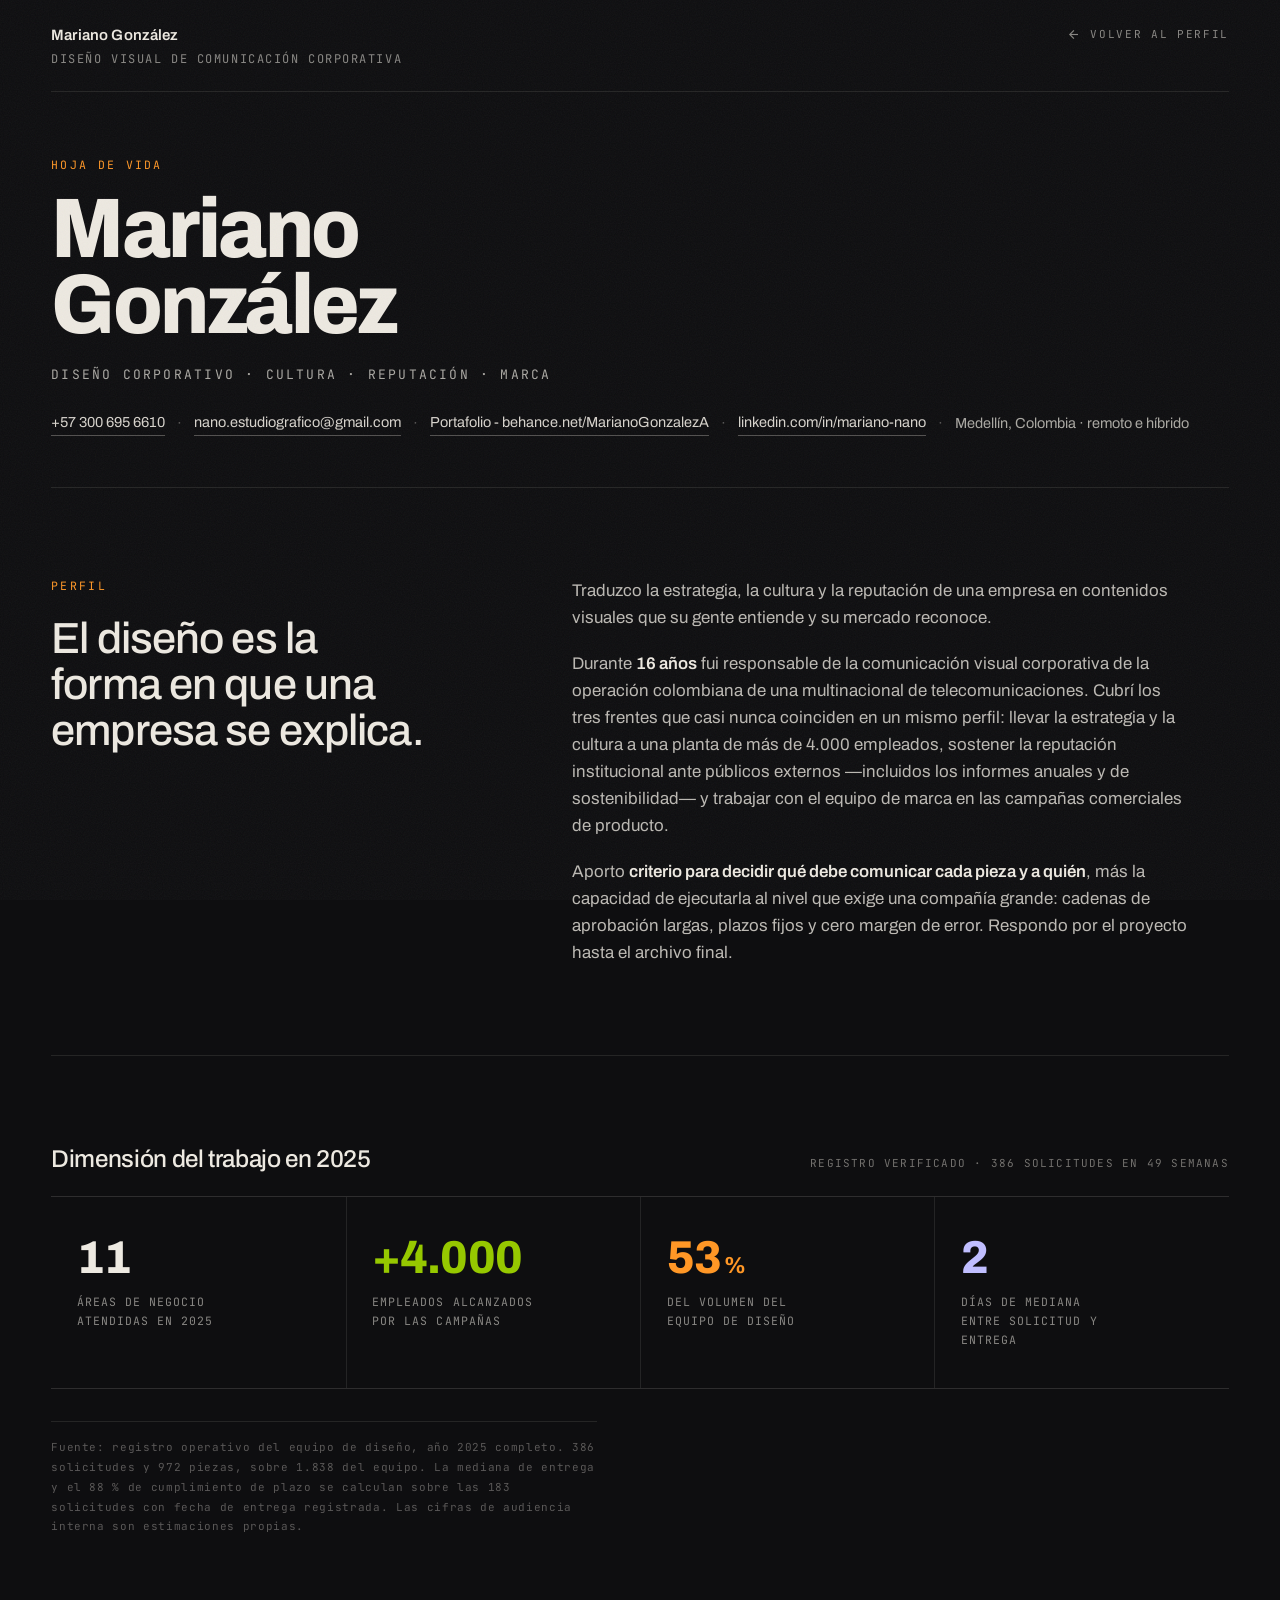
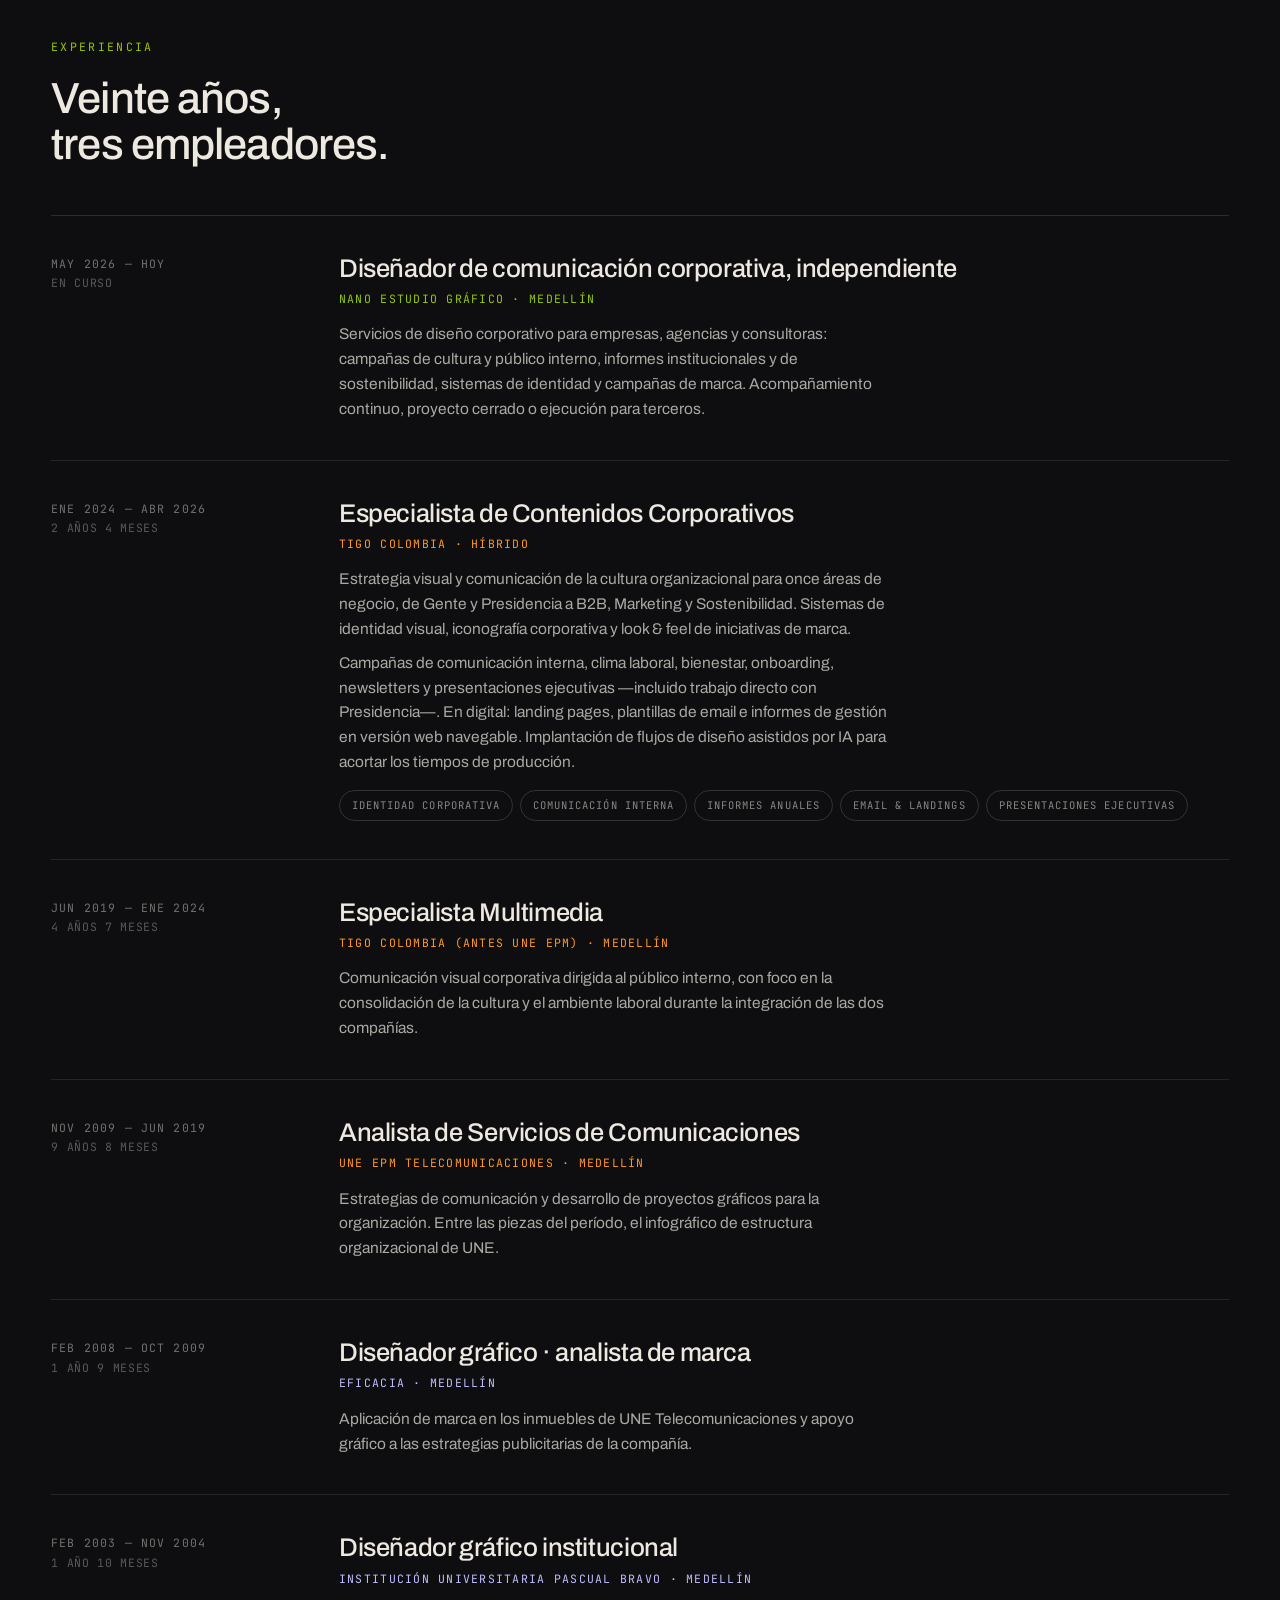
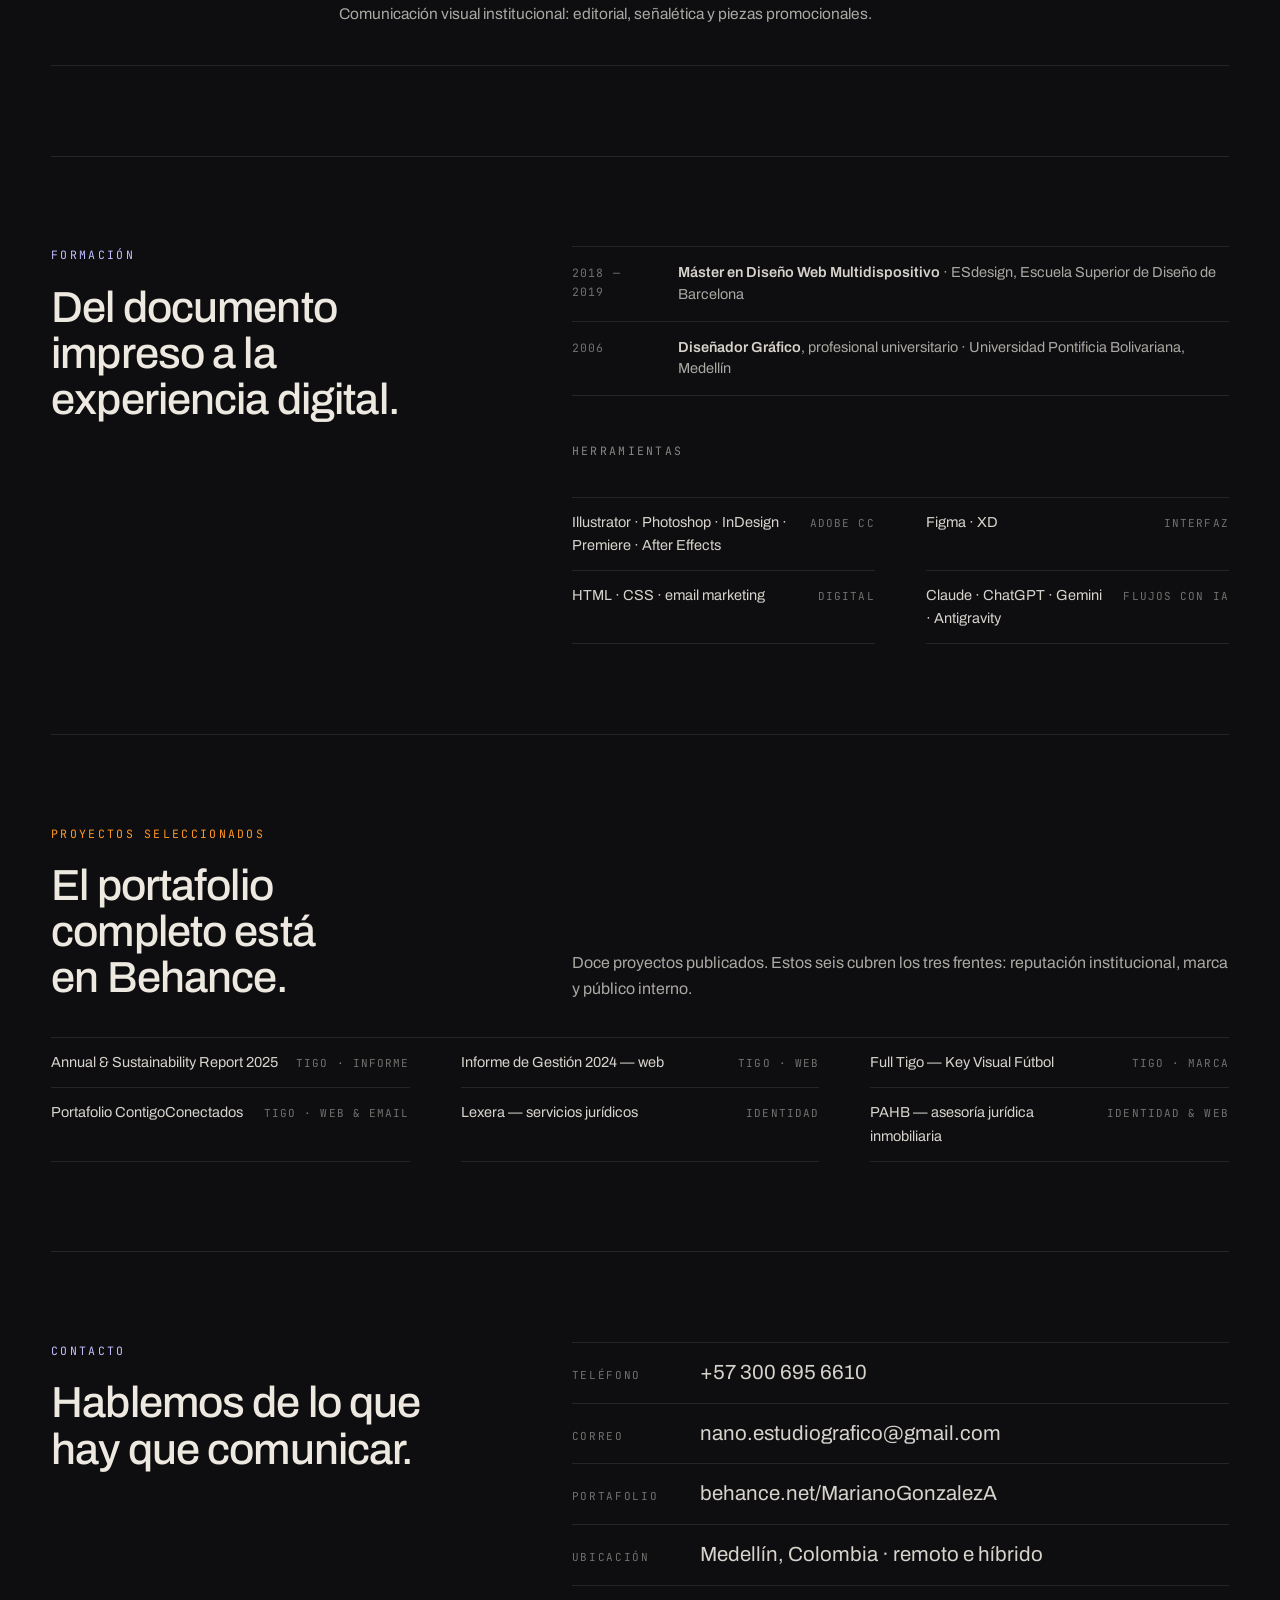
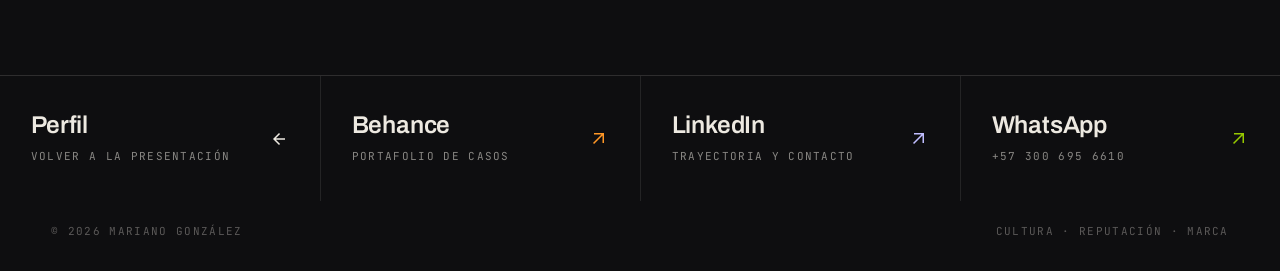
<file: cv.html>
<!DOCTYPE html>
<html lang="es">
<head>
<meta charset="utf-8">
<meta name="viewport" content="width=device-width, initial-scale=1">
<title>Hoja de vida — Mariano González | Diseñador gráfico y web</title>

<!-- SEO básico -->
<meta name="description" content="Hoja de vida de Mariano González, diseñador gráfico en Medellín: 20 años en diseño corporativo, identidad de marca, landing pages y páginas web.">
<meta name="keywords" content="hoja de vida, CV, diseño gráfico, diseñador gráfico Medellín, diseño gráfico corporativo, landing page, diseño de landing pages, páginas web, diseño web, diseñador corporativo, comunicación corporativa, Mariano González, Nano, Medellín, Colombia, informes anuales, diseño editorial, identidad de marca">
<meta name="author" content="Mariano González">
<meta name="robots" content="noindex, follow">
<meta name="theme-color" content="#0E0E10">
<link rel="canonical" href="https://sanmarianito.github.io/Nano-Perfil/cv.html">

<!-- Open Graph / Facebook / LinkedIn / WhatsApp -->
<meta property="og:type" content="profile">
<meta property="og:site_name" content="Nano. — Mariano González">
<meta property="og:title" content="Hoja de vida — Mariano González | Diseñador gráfico y web">
<meta property="og:description" content="20 años de trayectoria profesional en diseño visual de comunicación corporativa. Cultura, reputación y marca.">
<meta property="og:image" content="https://sanmarianito.github.io/Nano-Perfil/img/og-image.jpg">
<meta property="og:image:secure_url" content="https://sanmarianito.github.io/Nano-Perfil/img/og-image.jpg">
<meta property="og:image:type" content="image/jpeg">
<meta property="og:image:width" content="1200">
<meta property="og:image:height" content="630">
<meta property="og:image:alt" content="Nano. — Mariano González, diseño gráfico corporativo, landing pages y páginas web">
<meta property="og:url" content="https://sanmarianito.github.io/Nano-Perfil/cv.html">
<meta property="og:locale" content="es_CO">
<meta property="profile:first_name" content="Mariano">
<meta property="profile:last_name" content="González">

<!-- Twitter / X Card -->
<meta name="twitter:card" content="summary_large_image">
<meta name="twitter:title" content="Hoja de vida — Mariano González | Diseñador gráfico y web">
<meta name="twitter:description" content="20 años de trayectoria profesional en diseño visual de comunicación corporativa. Cultura, reputación y marca.">
<meta name="twitter:image" content="https://sanmarianito.github.io/Nano-Perfil/img/og-image.jpg">
<meta name="twitter:image:alt" content="Nano. — Mariano González, diseño gráfico corporativo, landing pages y páginas web">

<!-- Favicons & App Icons (adaptive dark/light mode) -->
<link rel="icon" type="image/png" sizes="32x32" href="img/iconos/favicon-light-32.png" media="(prefers-color-scheme: light)">
<link rel="icon" type="image/png" sizes="16x16" href="img/iconos/favicon-light-16.png" media="(prefers-color-scheme: light)">
<link rel="icon" type="image/png" sizes="48x48" href="img/iconos/favicon-light-48.png" media="(prefers-color-scheme: light)">
<link rel="icon" type="image/png" sizes="32x32" href="img/iconos/favicon-dark-32.png" media="(prefers-color-scheme: dark)">
<link rel="icon" type="image/png" sizes="16x16" href="img/iconos/favicon-dark-16.png" media="(prefers-color-scheme: dark)">
<link rel="icon" type="image/png" sizes="48x48" href="img/iconos/favicon-dark-48.png" media="(prefers-color-scheme: dark)">
<link rel="apple-touch-icon" sizes="180x180" href="img/iconos/apple-touch-icon-dark.png">
<link rel="manifest" href="site.webmanifest">
<link rel="me" href="https://www.behance.net/MarianoGonzalezA">
<link rel="me" href="https://www.linkedin.com/in/mariano-nano">

<!-- Fuentes -->
<link rel="preconnect" href="https://fonts.googleapis.com">
<link rel="preconnect" href="https://fonts.gstatic.com" crossorigin>
<link href="https://fonts.googleapis.com/css2?family=Archivo:wdth,wght@75..125,300..900&family=JetBrains+Mono:wght@400;500&display=swap" rel="stylesheet">
<link href="https://fonts.googleapis.com/css2?family=Material+Symbols+Outlined:opsz,wght@20,300&icon_names=add,arrow_back,arrow_downward,arrow_forward,arrow_outward&display=block" rel="stylesheet">
<link rel="stylesheet" href="css/style.css">

<!-- Structured Data (JSON-LD) -->
<script type="application/ld+json">
{
  "@context": "https://schema.org",
  "@graph": [
    {
      "@type": "WebSite",
      "@id": "https://sanmarianito.github.io/Nano-Perfil/#website",
      "url": "https://sanmarianito.github.io/Nano-Perfil/",
      "name": "Nano. — Mariano González",
      "inLanguage": "es-CO",
      "publisher": {
        "@id": "https://sanmarianito.github.io/Nano-Perfil/#persona"
      }
    },
    {
      "@type": "ProfilePage",
      "@id": "https://sanmarianito.github.io/Nano-Perfil/cv.html#pagina",
      "url": "https://sanmarianito.github.io/Nano-Perfil/cv.html",
      "name": "Hoja de vida — Mariano González",
      "description": "Hoja de vida de Mariano González: 20 años de trayectoria profesional en diseño visual de comunicación corporativa. Cultura, reputación y marca.",
      "inLanguage": "es-CO",
      "isPartOf": {
        "@id": "https://sanmarianito.github.io/Nano-Perfil/#website"
      },
      "primaryImageOfPage": "https://sanmarianito.github.io/Nano-Perfil/img/og-image.jpg",
      "mainEntity": {
        "@id": "https://sanmarianito.github.io/Nano-Perfil/#persona"
      },
      "breadcrumb": {
        "@id": "https://sanmarianito.github.io/Nano-Perfil/cv.html#miga"
      }
    },
    {
      "@type": "BreadcrumbList",
      "@id": "https://sanmarianito.github.io/Nano-Perfil/cv.html#miga",
      "itemListElement": [
        {
          "@type": "ListItem",
          "position": 1,
          "name": "Perfil",
          "item": "https://sanmarianito.github.io/Nano-Perfil/"
        },
        {
          "@type": "ListItem",
          "position": 2,
          "name": "Hoja de vida"
        }
      ]
    },
    {
      "@type": "Person",
      "@id": "https://sanmarianito.github.io/Nano-Perfil/#persona",
      "name": "Mariano González",
      "alternateName": "Nano",
      "jobTitle": [
        "Diseñador gráfico",
        "Diseñador de comunicación corporativa",
        "Diseñador web"
      ],
      "description": "20 años de trayectoria profesional en diseño visual de comunicación corporativa. Cultura, reputación y marca.",
      "url": "https://sanmarianito.github.io/Nano-Perfil/",
      "image": "https://sanmarianito.github.io/Nano-Perfil/img/og-image.jpg",
      "email": "mailto:nano.estudiografico@gmail.com",
      "telephone": "+573006956610",
      "nationality": {
        "@type": "Country",
        "name": "Colombia"
      },
      "address": {
        "@type": "PostalAddress",
        "addressLocality": "Medellín",
        "addressRegion": "Antioquia",
        "addressCountry": "CO"
      },
      "worksFor": {
        "@id": "https://sanmarianito.github.io/Nano-Perfil/#estudio"
      },
      "alumniOf": [
        {
          "@type": "CollegeOrUniversity",
          "name": "ESdesign, Escuela Superior de Diseño de Barcelona"
        },
        {
          "@type": "CollegeOrUniversity",
          "name": "Universidad Pontificia Bolivariana"
        }
      ],
      "hasCredential": [
        {
          "@type": "EducationalOccupationalCredential",
          "credentialCategory": "Máster",
          "name": "Máster en Diseño Web Multidispositivo",
          "educationalLevel": "Postgrado",
          "recognizedBy": {
            "@type": "CollegeOrUniversity",
            "name": "ESdesign, Escuela Superior de Diseño de Barcelona"
          },
          "dateCreated": "2019"
        },
        {
          "@type": "EducationalOccupationalCredential",
          "credentialCategory": "Pregrado",
          "name": "Diseñador Gráfico, profesional universitario",
          "educationalLevel": "Pregrado",
          "recognizedBy": {
            "@type": "CollegeOrUniversity",
            "name": "Universidad Pontificia Bolivariana"
          },
          "dateCreated": "2006"
        }
      ],
      "knowsAbout": [
        "Diseño gráfico",
        "Diseño gráfico corporativo",
        "Diseño web",
        "Landing pages",
        "Páginas web",
        "Diseño corporativo",
        "Comunicación corporativa",
        "Identidad de marca",
        "Informes anuales",
        "Informes de sostenibilidad",
        "Diseño editorial",
        "Cultura organizacional",
        "Comunicación interna"
      ],
      "sameAs": [
        "https://www.behance.net/MarianoGonzalezA",
        "https://www.linkedin.com/in/mariano-nano"
      ],
      "knowsLanguage": [
        {
          "@type": "Language",
          "name": "Español",
          "alternateName": "es"
        }
      ],
      "hasOccupation": {
        "@type": "Occupation",
        "name": "Diseñador de comunicación corporativa",
        "occupationLocation": {
          "@type": "City",
          "name": "Medellín"
        }
      }
    },
    {
      "@type": "Organization",
      "@id": "https://sanmarianito.github.io/Nano-Perfil/#estudio",
      "name": "Nano Estudio Gráfico",
      "alternateName": "Nano.",
      "url": "https://sanmarianito.github.io/Nano-Perfil/",
      "logo": "https://sanmarianito.github.io/Nano-Perfil/img/iconos/favicon-dark-512.png",
      "email": "mailto:nano.estudiografico@gmail.com",
      "telephone": "+573006956610",
      "founder": {
        "@id": "https://sanmarianito.github.io/Nano-Perfil/#persona"
      },
      "address": {
        "@type": "PostalAddress",
        "addressLocality": "Medellín",
        "addressRegion": "Antioquia",
        "addressCountry": "CO"
      },
      "areaServed": {
        "@type": "Country",
        "name": "Colombia"
      },
      "knowsLanguage": "es",
      "hasOfferCatalog": {
        "@type": "OfferCatalog",
        "name": "Diseño visual de comunicación corporativa",
        "itemListElement": [
          {
            "@type": "Offer",
            "itemOffered": {
              "@type": "Service",
              "name": "Cultura y público interno",
              "serviceType": "Diseño de comunicación interna",
              "description": "Campañas de cultura, transformación y gestión del cambio; clima y bienestar; onboarding; newsletters internos y presentaciones ejecutivas para comités y junta.",
              "provider": {
                "@id": "https://sanmarianito.github.io/Nano-Perfil/#estudio"
              },
              "areaServed": {
                "@type": "Country",
                "name": "Colombia"
              }
            }
          },
          {
            "@type": "Offer",
            "itemOffered": {
              "@type": "Service",
              "name": "Reputación e institucional",
              "serviceType": "Diseño de informes corporativos e identidad corporativa",
              "description": "Informes anuales, de gestión y de sostenibilidad, en documento y en versión web navegable. Sistemas de identidad corporativa, manuales de marca, iconografía y lineamientos.",
              "provider": {
                "@id": "https://sanmarianito.github.io/Nano-Perfil/#estudio"
              },
              "areaServed": {
                "@type": "Country",
                "name": "Colombia"
              }
            }
          },
          {
            "@type": "Offer",
            "itemOffered": {
              "@type": "Service",
              "name": "Marca y mercadeo",
              "serviceType": "Diseño de campañas, landing pages y email marketing",
              "description": "Campañas comerciales junto a equipos de marca: concepto y key visual, adaptación multicanal, social media, landing pages y email marketing.",
              "provider": {
                "@id": "https://sanmarianito.github.io/Nano-Perfil/#estudio"
              },
              "areaServed": {
                "@type": "Country",
                "name": "Colombia"
              }
            }
          }
        ]
      }
    }
  ]
}
</script>

</head>
<body>
<div class="noise" aria-hidden="true"></div>

<main class="wrap">

  <header class="head">
    <div>
      <div class="head__name">Mariano Gonz&aacute;lez</div>
      <div class="head__role mono">Dise&ntilde;o visual de comunicaci&oacute;n corporativa</div>
    </div>
    <a class="backlink" href="index.html">
      <span class="icon material-symbols-outlined" aria-hidden="true">arrow_back</span> Volver al perfil
    </a>
  </header>

  <!-- ====================================================================
       Encabezado
       ==================================================================== -->
  <section class="cv-hero">
    <div class="eyebrow">Hoja de vida</div>
    <h1 class="cv-hero__title">Mariano<br>Gonz&aacute;lez</h1>
    <div class="cv-hero__role">Diseño Corporativo &middot; Cultura &middot; Reputaci&oacute;n &middot; Marca</div>

    <div class="cv-contact">
      <a href="https://wa.me/573006956610">+57 300 695 6610</a><em>&middot;</em>
      <a href="mailto:nano.estudiografico@gmail.com">nano.estudiografico@gmail.com</a><em>&middot;</em>
      <a href="https://www.behance.net/MarianoGonzalezA">Portafolio - behance.net/MarianoGonzalezA</a><em>&middot;</em>
      <a href="https://www.linkedin.com/in/mariano-nano">linkedin.com/in/mariano-nano</a><em>&middot;</em>
      <span>Medell&iacute;n, Colombia &middot; remoto e h&iacute;brido</span>
    </div>
  </section>

  <!-- ====================================================================
       Perfil
       ==================================================================== -->
  <section class="section split" style="border-top:1px solid var(--line-soft)">
    <div>
      <div class="eyebrow">Perfil</div>
      <h2 class="h2">El dise&ntilde;o es la forma en que una empresa se explica.</h2>
    </div>
    <div class="prose">
      <p>
        Traduzco la estrategia, la cultura y la reputaci&oacute;n de una empresa
        en contenidos visuales que su gente entiende y su mercado reconoce.
      </p>
      <p>
        Durante <strong>16 a&ntilde;os</strong> fui responsable de la
        comunicaci&oacute;n visual corporativa de la operaci&oacute;n colombiana
        de una multinacional de telecomunicaciones. Cubr&iacute; los tres frentes
        que casi nunca coinciden en un mismo perfil: llevar la estrategia y la
        cultura a una planta de m&aacute;s de 4.000 empleados, sostener la
        reputaci&oacute;n institucional ante p&uacute;blicos externos &mdash;incluidos
        los informes anuales y de sostenibilidad&mdash; y trabajar con el equipo de
        marca en las campa&ntilde;as comerciales de producto.
      </p>
      <p>
        Aporto <strong>criterio para decidir qu&eacute; debe comunicar cada pieza y
        a qui&eacute;n</strong>, m&aacute;s la capacidad de ejecutarla al nivel que
        exige una compa&ntilde;&iacute;a grande: cadenas de aprobaci&oacute;n
        largas, plazos fijos y cero margen de error. Respondo por el proyecto
        hasta el archivo final.
      </p>
    </div>
  </section>

  <!-- ====================================================================
       Cifras
       ==================================================================== -->
  <section class="section" style="padding-block-end:0">
    <header class="figures-head">
      <h2 class="figures-title" id="cifras-2025">Dimensi&oacute;n del trabajo en 2025</h2>
      <span class="figures-source">Registro verificado &middot; 386 solicitudes en 49 semanas</span>
    </header>
  </section>

  <section class="figures" aria-labelledby="cifras-2025">
    <div class="fig">
      <div class="fig__value">11</div>
      <div class="fig__label">&aacute;reas de negocio atendidas en 2025</div>
    </div>
    <div class="fig">
      <div class="fig__value" style="--fig-color:var(--accent-ci)">+4.000</div>
      <div class="fig__label">empleados alcanzados por las campa&ntilde;as</div>
    </div>
    <div class="fig">
      <div class="fig__value" style="--fig-color:var(--accent)">53<span style="font-size:.5em"> %</span></div>
      <div class="fig__label">del volumen del equipo de dise&ntilde;o</div>
    </div>
    <div class="fig">
      <div class="fig__value" style="--fig-color:var(--accent-dg)">2</div>
      <div class="fig__label">d&iacute;as de mediana entre solicitud y entrega</div>
    </div>
  </section>

  <div class="wrap" style="padding-inline:0">
    <p class="note">
      Fuente: registro operativo del equipo de dise&ntilde;o, a&ntilde;o 2025 completo.
      386 solicitudes y 972 piezas, sobre 1.838 del equipo. La mediana de entrega y el
      88&nbsp;% de cumplimiento de plazo se calculan sobre las 183 solicitudes con fecha
      de entrega registrada. Las cifras de audiencia interna son estimaciones propias.
    </p>
  </div>

  <!-- ====================================================================
       Experiencia
       ==================================================================== -->
  <section class="section">
    <div class="eyebrow" style="color:var(--accent-ci)">Experiencia</div>
    <h2 class="h2" style="max-width:20ch">Veinte a&ntilde;os, tres empleadores.</h2>

    <div class="jobs">

      <article class="job" style="--job-color:var(--accent-ci)">
        <div class="job__when">
          May 2026 &mdash; hoy
          <span class="job__span">En curso</span>
        </div>
        <div>
          <h3 class="job__title">Dise&ntilde;ador de comunicaci&oacute;n corporativa, independiente</h3>
          <div class="job__org">Nano Estudio Gr&aacute;fico &middot; Medell&iacute;n</div>
          <p class="job__desc">
            Servicios de dise&ntilde;o corporativo para empresas, agencias y
            consultoras: campa&ntilde;as de cultura y p&uacute;blico interno,
            informes institucionales y de sostenibilidad, sistemas de identidad
            y campa&ntilde;as de marca. Acompa&ntilde;amiento continuo, proyecto
            cerrado o ejecuci&oacute;n para terceros.
          </p>
        </div>
      </article>

      <article class="job" style="--job-color:var(--accent)">
        <div class="job__when">
          Ene 2024 &mdash; Abr 2026
          <span class="job__span">2 a&ntilde;os 4 meses</span>
        </div>
        <div>
          <h3 class="job__title">Especialista de Contenidos Corporativos</h3>
          <div class="job__org">Tigo Colombia &middot; H&iacute;brido</div>
          <p class="job__desc">
            Estrategia visual y comunicaci&oacute;n de la cultura organizacional
            para once &aacute;reas de negocio, de Gente y Presidencia a B2B,
            Marketing y Sostenibilidad. Sistemas de identidad visual,
            iconograf&iacute;a corporativa y look &amp; feel de iniciativas de marca.
          </p>
          <p class="job__desc">
            Campa&ntilde;as de comunicaci&oacute;n interna, clima laboral,
            bienestar, onboarding, newsletters y presentaciones ejecutivas
            &mdash;incluido trabajo directo con Presidencia&mdash;. En digital:
            landing pages, plantillas de email e informes de gesti&oacute;n en
            versi&oacute;n web navegable. Implantaci&oacute;n de flujos de
            dise&ntilde;o asistidos por IA para acortar los tiempos de producci&oacute;n.
          </p>
          <div class="tags">
            <span class="tag">Identidad corporativa</span>
            <span class="tag">Comunicaci&oacute;n interna</span>
            <span class="tag">Informes anuales</span>
            <span class="tag">Email &amp; landings</span>
            <span class="tag">Presentaciones ejecutivas</span>
          </div>
        </div>
      </article>

      <article class="job" style="--job-color:var(--accent)">
        <div class="job__when">
          Jun 2019 &mdash; Ene 2024
          <span class="job__span">4 a&ntilde;os 7 meses</span>
        </div>
        <div>
          <h3 class="job__title">Especialista Multimedia</h3>
          <div class="job__org">Tigo Colombia (antes UNE EPM) &middot; Medell&iacute;n</div>
          <p class="job__desc">
            Comunicaci&oacute;n visual corporativa dirigida al p&uacute;blico
            interno, con foco en la consolidaci&oacute;n de la cultura y el
            ambiente laboral durante la integraci&oacute;n de las dos
            compa&ntilde;&iacute;as.
          </p>
        </div>
      </article>

      <article class="job" style="--job-color:var(--accent)">
        <div class="job__when">
          Nov 2009 &mdash; Jun 2019
          <span class="job__span">9 a&ntilde;os 8 meses</span>
        </div>
        <div>
          <h3 class="job__title">Analista de Servicios de Comunicaciones</h3>
          <div class="job__org">UNE EPM Telecomunicaciones &middot; Medell&iacute;n</div>
          <p class="job__desc">
            Estrategias de comunicaci&oacute;n y desarrollo de proyectos
            gr&aacute;ficos para la organizaci&oacute;n. Entre las piezas del
            per&iacute;odo, el infogr&aacute;fico de estructura organizacional de UNE.
          </p>
        </div>
      </article>

      <article class="job" style="--job-color:var(--accent-dg)">
        <div class="job__when">
          Feb 2008 &mdash; Oct 2009
          <span class="job__span">1 a&ntilde;o 9 meses</span>
        </div>
        <div>
          <h3 class="job__title">Dise&ntilde;ador gr&aacute;fico &middot; analista de marca</h3>
          <div class="job__org">Eficacia &middot; Medell&iacute;n</div>
          <p class="job__desc">
            Aplicaci&oacute;n de marca en los inmuebles de UNE Telecomunicaciones
            y apoyo gr&aacute;fico a las estrategias publicitarias de la compa&ntilde;&iacute;a.
          </p>
        </div>
      </article>

      <article class="job" style="--job-color:var(--accent-dg)">
        <div class="job__when">
          Feb 2003 &mdash; Nov 2004
          <span class="job__span">1 a&ntilde;o 10 meses</span>
        </div>
        <div>
          <h3 class="job__title">Dise&ntilde;ador gr&aacute;fico institucional</h3>
          <div class="job__org">Instituci&oacute;n Universitaria Pascual Bravo &middot; Medell&iacute;n</div>
          <p class="job__desc">
            Comunicaci&oacute;n visual institucional: editorial, se&ntilde;al&eacute;tica
            y piezas promocionales.
          </p>
        </div>
      </article>

    </div>
  </section>

  <!-- ====================================================================
       Formación
       ==================================================================== -->
  <section class="section split">
    <div>
      <div class="eyebrow" style="color:var(--accent-dg)">Formaci&oacute;n</div>
      <h2 class="h2">Del documento impreso a la experiencia digital.</h2>
    </div>
    <div>
      <div class="credentials" style="margin-top:0">
        <div class="credential">
          <div class="credential__year">2018 &mdash; 2019</div>
          <div class="credential__body">
            <b>M&aacute;ster en Dise&ntilde;o Web Multidispositivo</b> &middot;
            ESdesign, Escuela Superior de Dise&ntilde;o de Barcelona
          </div>
        </div>
        <div class="credential">
          <div class="credential__year">2006</div>
          <div class="credential__body">
            <b>Dise&ntilde;ador Gr&aacute;fico</b>, profesional universitario &middot;
            Universidad Pontificia Bolivariana, Medell&iacute;n
          </div>
        </div>
      </div>

      <div class="eyebrow" style="color:var(--text-dim);margin-top:clamp(30px,3.6vw,46px)">Herramientas</div>
      <div class="pairs">
        <div class="pair">
          <span class="pair__k">Illustrator &middot; Photoshop &middot; InDesign &middot; Premiere &middot; After Effects</span>
          <span class="pair__v">Adobe CC</span>
        </div>
        <div class="pair">
          <span class="pair__k">Figma &middot; XD</span>
          <span class="pair__v">Interfaz</span>
        </div>
        <div class="pair">
          <span class="pair__k">HTML &middot; CSS &middot; email marketing</span>
          <span class="pair__v">Digital</span>
        </div>
        <div class="pair">
          <span class="pair__k">Claude &middot; ChatGPT &middot; Gemini &middot; Antigravity</span>
          <span class="pair__v">Flujos con IA</span>
        </div>
      </div>
    </div>
  </section>

  <!-- ====================================================================
       Proyectos
       ==================================================================== -->
  <section class="section">
    <div class="split">
      <div>
        <div class="eyebrow">Proyectos seleccionados</div>
        <h2 class="h2">El portafolio completo est&aacute; en Behance.</h2>
      </div>
      <p class="prose" style="align-self:end;margin:0;color:var(--text-muted)">
        Doce proyectos publicados. Estos seis cubren los tres frentes:
        reputaci&oacute;n institucional, marca y p&uacute;blico interno.
      </p>
    </div>

    <div class="pairs">
      <a class="pair" href="https://www.behance.net/MarianoGonzalezA">
        <span class="pair__k">Annual &amp; Sustainability Report 2025</span>
        <span class="pair__v">Tigo &middot; Informe</span>
      </a>
      <a class="pair" href="https://www.behance.net/MarianoGonzalezA">
        <span class="pair__k">Informe de Gesti&oacute;n 2024 &mdash; web</span>
        <span class="pair__v">Tigo &middot; Web</span>
      </a>
      <a class="pair" href="https://www.behance.net/MarianoGonzalezA">
        <span class="pair__k">Full Tigo &mdash; Key Visual F&uacute;tbol</span>
        <span class="pair__v">Tigo &middot; Marca</span>
      </a>
      <a class="pair" href="https://www.behance.net/MarianoGonzalezA">
        <span class="pair__k">Portafolio ContigoConectados</span>
        <span class="pair__v">Tigo &middot; Web &amp; email</span>
      </a>
      <a class="pair" href="https://www.behance.net/MarianoGonzalezA">
        <span class="pair__k">Lexera &mdash; servicios jur&iacute;dicos</span>
        <span class="pair__v">Identidad</span>
      </a>
      <a class="pair" href="https://www.behance.net/MarianoGonzalezA">
        <span class="pair__k">PAHB &mdash; asesor&iacute;a jur&iacute;dica inmobiliaria</span>
        <span class="pair__v">Identidad &amp; web</span>
      </a>
    </div>
  </section>

  <!-- ====================================================================
       Contacto
       ==================================================================== -->
  <section class="section contact">
    <div>
      <div class="eyebrow" style="color:var(--accent-dg)">Contacto</div>
      <h2 class="h2">Hablemos de lo que hay que comunicar.</h2>
    </div>

    <div class="contact__list">
      <a class="contact__item" href="https://wa.me/573006956610">
        <div class="contact__key">Tel&eacute;fono</div>
        <div class="contact__val">+57 300 695 6610</div>
      </a>
      <a class="contact__item" href="mailto:nano.estudiografico@gmail.com">
        <div class="contact__key">Correo</div>
        <div class="contact__val">nano.estudiografico@gmail.com</div>
      </a>
      <a class="contact__item" href="https://www.behance.net/MarianoGonzalezA">
        <div class="contact__key">Portafolio</div>
        <div class="contact__val">behance.net/MarianoGonzalezA</div>
      </a>
      <div class="contact__item">
        <div class="contact__key">Ubicaci&oacute;n</div>
        <div class="contact__val">Medell&iacute;n, Colombia &middot; remoto e h&iacute;brido</div>
      </div>
    </div>
  </section>

</main>

<nav class="bar" aria-label="Enlaces directos">
  <a class="bar__btn" style="--btn-color:var(--bone)" href="index.html">
    <span>
      <span class="bar__label">Perfil</span>
      <span class="bar__sub">Volver a la presentaci&oacute;n</span>
    </span>
    <span class="bar__arrow material-symbols-outlined" aria-hidden="true">arrow_back</span>
  </a>

  <a class="bar__btn" style="--btn-color:var(--accent)" href="https://www.behance.net/MarianoGonzalezA">
    <span>
      <span class="bar__label">Behance</span>
      <span class="bar__sub">Portafolio de casos</span>
    </span>
    <span class="bar__arrow material-symbols-outlined" aria-hidden="true">arrow_outward</span>
  </a>

  <a class="bar__btn" style="--btn-color:var(--accent-dg)" href="https://www.linkedin.com/in/mariano-nano">
    <span>
      <span class="bar__label">LinkedIn</span>
      <span class="bar__sub">Trayectoria y contacto</span>
    </span>
    <span class="bar__arrow material-symbols-outlined" aria-hidden="true">arrow_outward</span>
  </a>

  <a class="bar__btn" style="--btn-color:var(--accent-ci)" href="https://wa.me/573006956610">
    <span>
      <span class="bar__label">WhatsApp</span>
      <span class="bar__sub">+57 300 695 6610</span>
    </span>
    <span class="bar__arrow material-symbols-outlined" aria-hidden="true">arrow_outward</span>
  </a>
</nav>

<footer class="wrap">
  <div class="foot">
    <span>&copy; 2026 Mariano Gonz&aacute;lez</span>
    <span>Cultura &middot; Reputaci&oacute;n &middot; Marca</span>
  </div>
</footer>
</body>
</html>
</file>
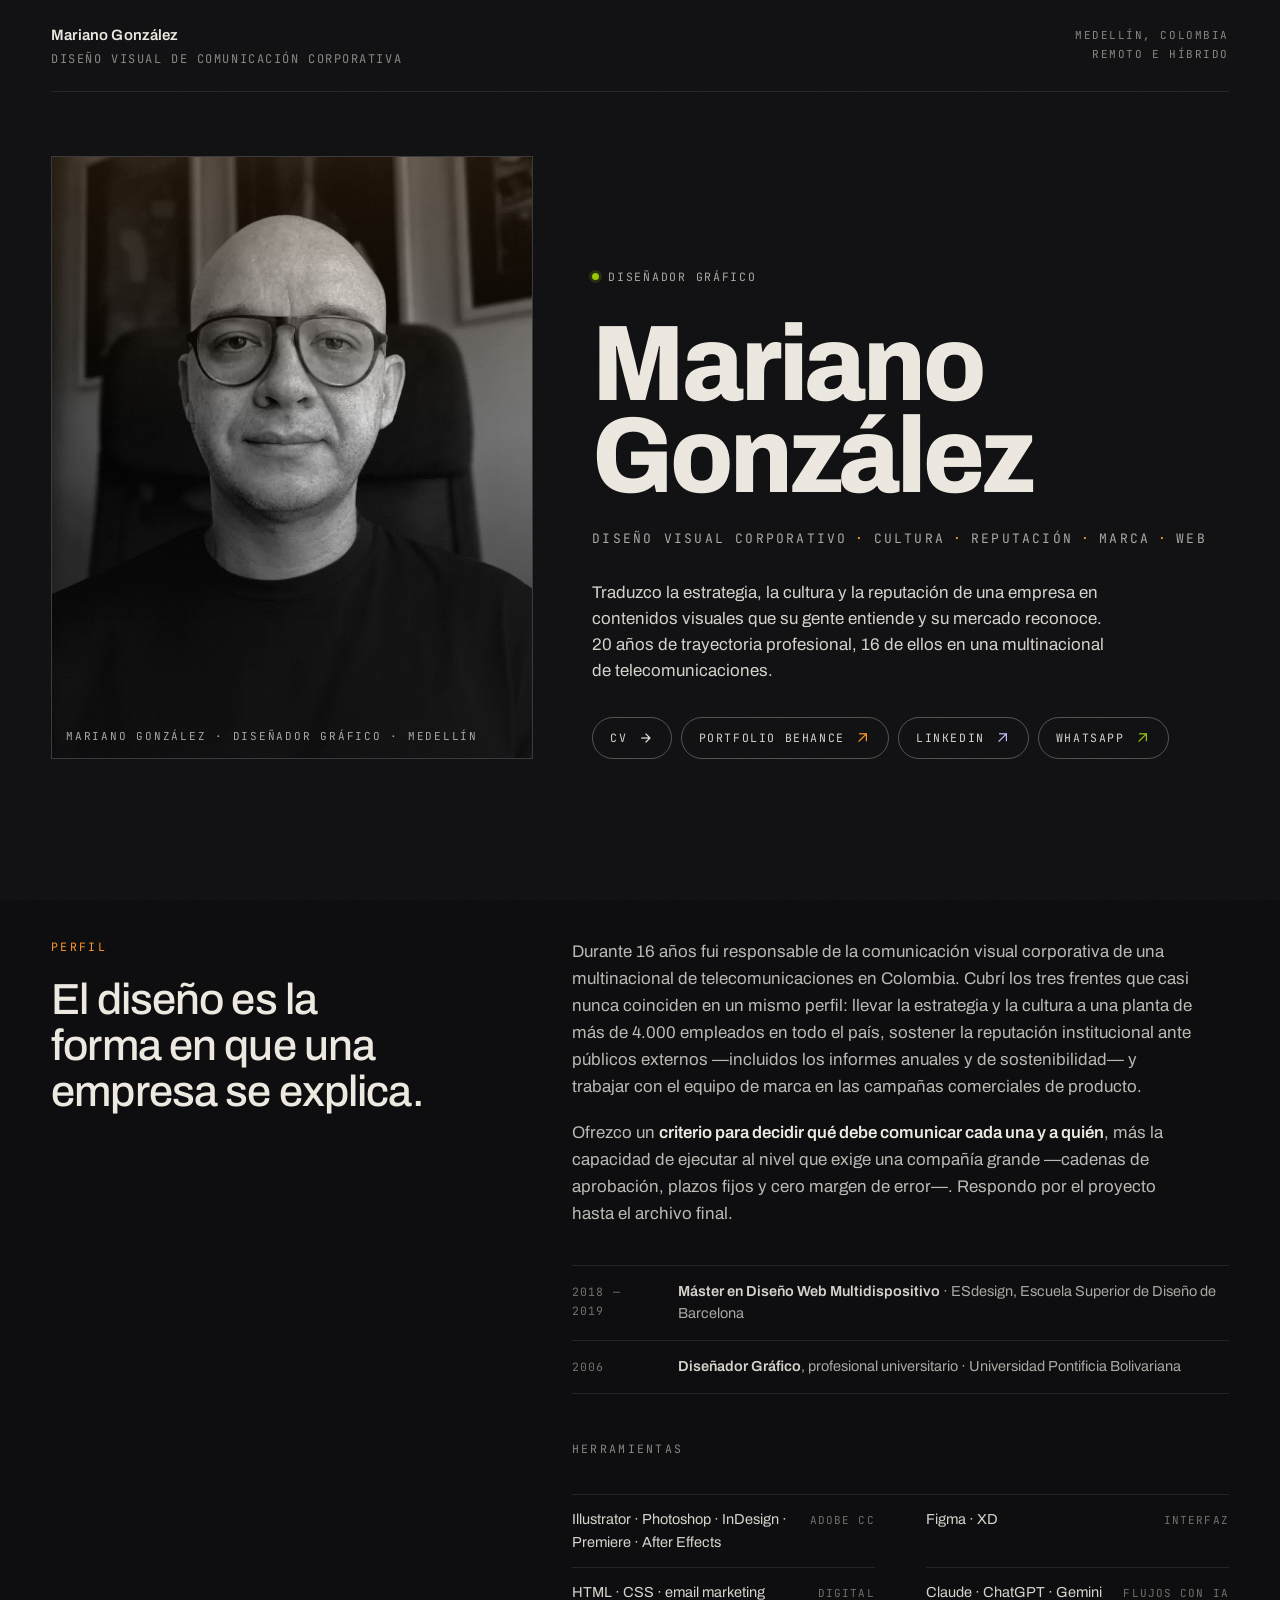
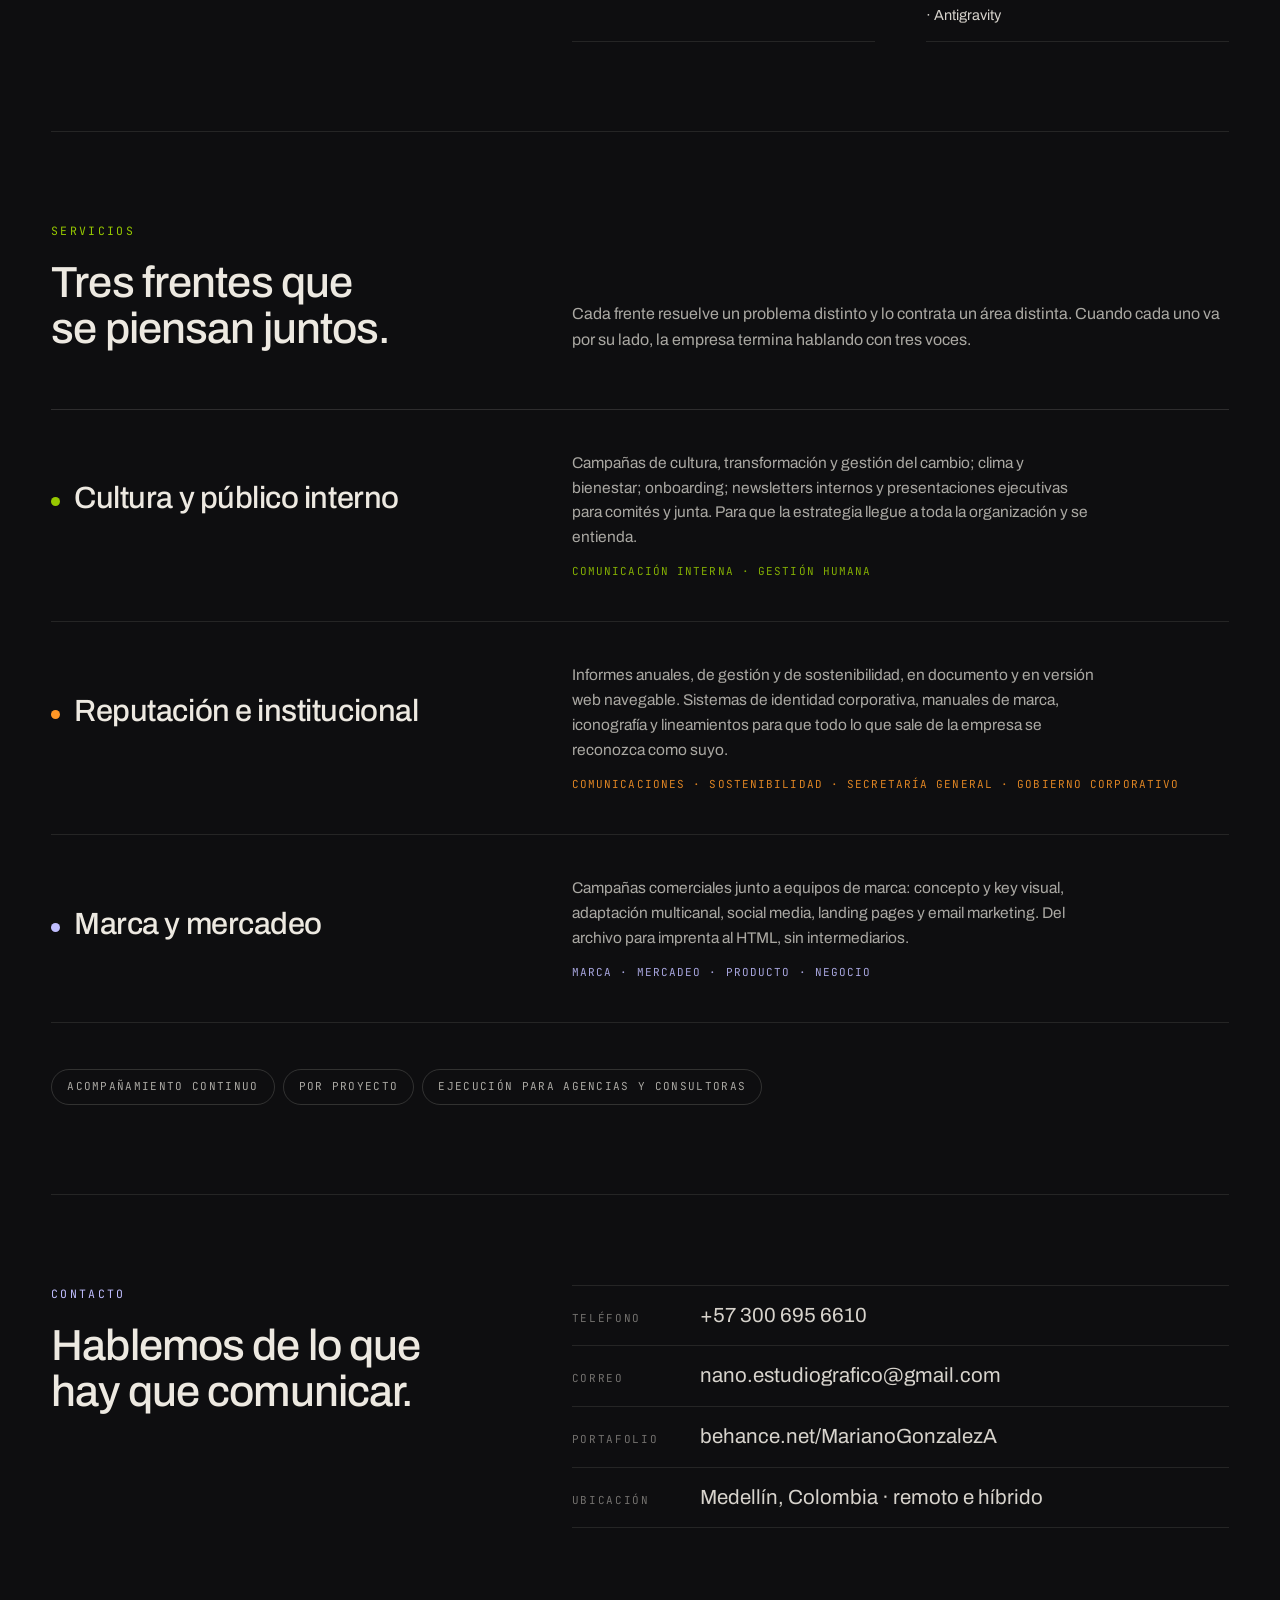
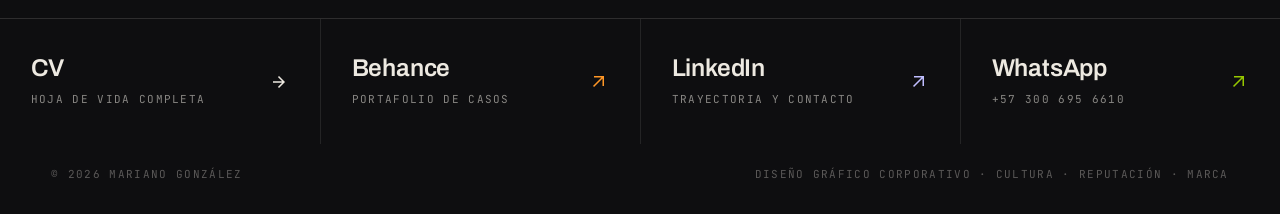
<file: index-copia.html>
<!DOCTYPE html>
<html lang="es">

<head>
  <meta charset="utf-8">
  <meta name="viewport" content="width=device-width, initial-scale=1">
  <title>Mariano González — Diseño gráfico corporativo y páginas web</title>

  <!-- SEO básico -->
  <meta name="description"
    content="Diseño gráfico corporativo en Medellín: identidad de marca, comunicación interna, landing pages y páginas web. 20 años de trayectoria profesional.">
  <meta name="keywords"
    content="diseño gráfico, diseñador gráfico Medellín, diseño gráfico corporativo, landing page, diseño de landing pages, páginas web, diseño web, diseño corporativo, comunicación corporativa, diseño de marca, identidad corporativa, informes anuales, diseño editorial, Medellín, Colombia, Mariano González, Nano">
  <meta name="author" content="Mariano González">
  <meta name="robots" content="noindex, follow">
  <meta name="theme-color" content="#0E0E10">
  <link rel="canonical" href="https://sanmarianito.github.io/Nano-Perfil/">

  <!-- Open Graph / Facebook / LinkedIn / WhatsApp -->
  <meta property="og:type" content="profile">
  <meta property="og:site_name" content="Nano. — Mariano González">
  <meta property="og:title" content="Mariano González — Diseño gráfico corporativo y páginas web">
  <meta property="og:description"
    content="Diseño gráfico corporativo, identidad de marca, landing pages y páginas web. Lo que una empresa quiere decir, en piezas que su gente entiende.">
  <meta property="og:image" content="https://sanmarianito.github.io/Nano-Perfil/img/og-image.jpg">
  <meta property="og:image:secure_url" content="https://sanmarianito.github.io/Nano-Perfil/img/og-image.jpg">
  <meta property="og:image:type" content="image/jpeg">
  <meta property="og:image:width" content="1200">
  <meta property="og:image:height" content="630">
  <meta property="og:image:alt" content="Nano. — Mariano González, diseño gráfico corporativo, landing pages y páginas web">
  <meta property="og:url" content="https://sanmarianito.github.io/Nano-Perfil/">
  <meta property="og:locale" content="es_CO">
  <meta property="profile:first_name" content="Mariano">
  <meta property="profile:last_name" content="González">

  <!-- Twitter / X Card -->
  <meta name="twitter:card" content="summary_large_image">
  <meta name="twitter:title" content="Mariano González — Diseño gráfico corporativo y páginas web">
  <meta name="twitter:description"
    content="Diseño gráfico corporativo, identidad de marca, landing pages y páginas web. Lo que una empresa quiere decir, en piezas que su gente entiende.">
  <meta name="twitter:image" content="https://sanmarianito.github.io/Nano-Perfil/img/og-image.jpg">
  <meta name="twitter:image:alt" content="Nano. — Mariano González, diseño gráfico corporativo, landing pages y páginas web">

  <!-- Favicons & App Icons (adaptive dark/light mode) -->
  <link rel="icon" type="image/png" sizes="32x32" href="img/iconos/favicon-light-32.png" media="(prefers-color-scheme: light)">
  <link rel="icon" type="image/png" sizes="16x16" href="img/iconos/favicon-light-16.png" media="(prefers-color-scheme: light)">
  <link rel="icon" type="image/png" sizes="48x48" href="img/iconos/favicon-light-48.png" media="(prefers-color-scheme: light)">
  <link rel="icon" type="image/png" sizes="32x32" href="img/iconos/favicon-dark-32.png" media="(prefers-color-scheme: dark)">
  <link rel="icon" type="image/png" sizes="16x16" href="img/iconos/favicon-dark-16.png" media="(prefers-color-scheme: dark)">
  <link rel="icon" type="image/png" sizes="48x48" href="img/iconos/favicon-dark-48.png" media="(prefers-color-scheme: dark)">
  <link rel="apple-touch-icon" sizes="180x180" href="img/iconos/apple-touch-icon-dark.png">
  <link rel="manifest" href="site.webmanifest">
  <link rel="me" href="https://www.behance.net/MarianoGonzalezA">
  <link rel="me" href="https://www.linkedin.com/in/mariano-nano">

  <!-- Recursos críticos -->
  <link rel="preload" as="image" href="img/fondo.webp" fetchpriority="high">
  <link rel="preload" as="image" href="img/silueta.webp" fetchpriority="high">

  <!-- Fuentes -->
  <link rel="preconnect" href="https://fonts.googleapis.com">
  <link rel="preconnect" href="https://fonts.gstatic.com" crossorigin>
  <link
    href="https://fonts.googleapis.com/css2?family=Archivo:wdth,wght@75..125,300..900&family=JetBrains+Mono:wght@400;500&display=swap"
    rel="stylesheet">
  <link href="https://fonts.googleapis.com/css2?family=Material+Symbols+Outlined:opsz,wght@20,300&icon_names=add,arrow_back,arrow_downward,arrow_forward,arrow_outward&display=block" rel="stylesheet">
  <link rel="stylesheet" href="css/style.css">

  <!-- Structured Data (JSON-LD) -->
  <script type="application/ld+json">
  {
    "@context": "https://schema.org",
    "@graph": [
      {
        "@type": "WebSite",
        "@id": "https://sanmarianito.github.io/Nano-Perfil/#website",
        "url": "https://sanmarianito.github.io/Nano-Perfil/",
        "name": "Nano. — Mariano González",
        "inLanguage": "es-CO",
        "publisher": {
          "@id": "https://sanmarianito.github.io/Nano-Perfil/#persona"
        }
      },
      {
        "@type": "ProfilePage",
        "@id": "https://sanmarianito.github.io/Nano-Perfil/#perfil",
        "url": "https://sanmarianito.github.io/Nano-Perfil/",
        "name": "Mariano González — Diseño visual de comunicación corporativa",
        "isPartOf": {
          "@id": "https://sanmarianito.github.io/Nano-Perfil/#website"
        },
        "inLanguage": "es-CO",
        "primaryImageOfPage": "https://sanmarianito.github.io/Nano-Perfil/img/og-image.jpg",
        "mainEntity": {
          "@id": "https://sanmarianito.github.io/Nano-Perfil/#persona"
        }
      },
      {
        "@type": "Person",
        "@id": "https://sanmarianito.github.io/Nano-Perfil/#persona",
        "name": "Mariano González",
        "alternateName": "Nano",
        "jobTitle": [
          "Diseñador gráfico",
          "Diseñador de comunicación corporativa",
          "Diseñador web"
        ],
        "description": "Convierto lo que una empresa quiere decir en piezas que su gente entiende y su mercado reconoce.",
        "url": "https://sanmarianito.github.io/Nano-Perfil/",
        "image": "https://sanmarianito.github.io/Nano-Perfil/img/og-image.jpg",
        "email": "mailto:nano.estudiografico@gmail.com",
        "telephone": "+573006956610",
        "nationality": {
          "@type": "Country",
          "name": "Colombia"
        },
        "address": {
          "@type": "PostalAddress",
          "addressLocality": "Medellín",
          "addressRegion": "Antioquia",
          "addressCountry": "CO"
        },
        "worksFor": {
          "@id": "https://sanmarianito.github.io/Nano-Perfil/#estudio"
        },
        "alumniOf": [
          {
            "@type": "CollegeOrUniversity",
            "name": "ESdesign, Escuela Superior de Diseño de Barcelona"
          },
          {
            "@type": "CollegeOrUniversity",
            "name": "Universidad Pontificia Bolivariana"
          }
        ],
        "hasOccupation": {
          "@type": "Occupation",
          "name": "Diseñador de comunicación corporativa",
          "occupationLocation": {
            "@type": "City",
            "name": "Medellín"
          },
          "skills": "Diseño gráfico, diseño gráfico corporativo, identidad de marca, comunicación interna, informes anuales y de sostenibilidad, diseño editorial, diseño web, landing pages y páginas web"
        },
        "knowsLanguage": [
          {
            "@type": "Language",
            "name": "Español",
            "alternateName": "es"
          }
        ],
        "sameAs": [
          "https://www.behance.net/MarianoGonzalezA",
          "https://www.linkedin.com/in/mariano-nano"
        ],
        "knowsAbout": [
          "Diseño gráfico",
          "Diseño gráfico corporativo",
          "Diseño web",
          "Landing pages",
          "Páginas web",
          "Diseño corporativo",
          "Comunicación corporativa",
          "Identidad de marca",
          "Informes anuales",
          "Informes de sostenibilidad",
          "Diseño editorial",
          "Cultura organizacional",
          "Comunicación interna"
        ],
        "hasCredential": [
          {
            "@type": "EducationalOccupationalCredential",
            "credentialCategory": "Máster",
            "name": "Máster en Diseño Web Multidispositivo",
            "educationalLevel": "Postgrado",
            "recognizedBy": {
              "@type": "CollegeOrUniversity",
              "name": "ESdesign, Escuela Superior de Diseño de Barcelona"
            },
            "dateCreated": "2019"
          },
          {
            "@type": "EducationalOccupationalCredential",
            "credentialCategory": "Pregrado",
            "name": "Diseñador Gráfico, profesional universitario",
            "educationalLevel": "Pregrado",
            "recognizedBy": {
              "@type": "CollegeOrUniversity",
              "name": "Universidad Pontificia Bolivariana"
            },
            "dateCreated": "2006"
          }
        ]
      },
      {
        "@type": "Organization",
        "@id": "https://sanmarianito.github.io/Nano-Perfil/#estudio",
        "name": "Nano Estudio Gráfico",
        "alternateName": "Nano.",
        "url": "https://sanmarianito.github.io/Nano-Perfil/",
        "logo": "https://sanmarianito.github.io/Nano-Perfil/img/iconos/favicon-dark-512.png",
        "email": "mailto:nano.estudiografico@gmail.com",
        "telephone": "+573006956610",
        "founder": {
          "@id": "https://sanmarianito.github.io/Nano-Perfil/#persona"
        },
        "address": {
          "@type": "PostalAddress",
          "addressLocality": "Medellín",
          "addressRegion": "Antioquia",
          "addressCountry": "CO"
        },
        "areaServed": {
          "@type": "Country",
          "name": "Colombia"
        },
        "knowsLanguage": "es",
        "hasOfferCatalog": {
          "@type": "OfferCatalog",
          "name": "Diseño visual de comunicación corporativa",
          "itemListElement": [
            {
              "@type": "Offer",
              "itemOffered": {
                "@type": "Service",
                "name": "Cultura y público interno",
                "serviceType": "Diseño de comunicación interna",
                "description": "Campañas de cultura, transformación y gestión del cambio; clima y bienestar; onboarding; newsletters internos y presentaciones ejecutivas para comités y junta.",
                "provider": {
                  "@id": "https://sanmarianito.github.io/Nano-Perfil/#estudio"
                },
                "areaServed": {
                  "@type": "Country",
                  "name": "Colombia"
                }
              }
            },
            {
              "@type": "Offer",
              "itemOffered": {
                "@type": "Service",
                "name": "Reputación e institucional",
                "serviceType": "Diseño de informes corporativos e identidad corporativa",
                "description": "Informes anuales, de gestión y de sostenibilidad, en documento y en versión web navegable. Sistemas de identidad corporativa, manuales de marca, iconografía y lineamientos.",
                "provider": {
                  "@id": "https://sanmarianito.github.io/Nano-Perfil/#estudio"
                },
                "areaServed": {
                  "@type": "Country",
                  "name": "Colombia"
                }
              }
            },
            {
              "@type": "Offer",
              "itemOffered": {
                "@type": "Service",
                "name": "Marca y mercadeo",
                "serviceType": "Diseño de campañas, landing pages y email marketing",
                "description": "Campañas comerciales junto a equipos de marca: concepto y key visual, adaptación multicanal, social media, landing pages y email marketing.",
                "provider": {
                  "@id": "https://sanmarianito.github.io/Nano-Perfil/#estudio"
                },
                "areaServed": {
                  "@type": "Country",
                  "name": "Colombia"
                }
              }
            }
          ]
        }
      }
    ]
  }
  </script>
<meta name="google-site-verification" content="XDvG1GS850vMs7ewTJc22cvzv5QoRNRuzvbNTpWykgc" />
</head>

<body>
  <div class="noise" aria-hidden="true"></div>

  <main class="wrap">

    <header class="head">
      <div>
        <div class="head__name">Mariano González</div>
        <div class="head__role mono">Diseño visual de comunicación corporativa</div>
      </div>
      <div class="head__place mono">
        Medellín, Colombia<br>Remoto e híbrido
      </div>
    </header>

    <!-- ====================================================================
       Hero
       ==================================================================== -->
    <section class="hero">
      <figure class="portrait" style="margin:0">
        <!-- Retrato en dos capas: el fondo y la silueta se desplazan a distinto
             ritmo con el giroscopio o el cursor (efecto profundidad). -->
        <div class="depth">
          <img class="depth__bg" src="img/fondo.webp" width="1000" height="1250" fetchpriority="high" decoding="async" alt="">
          <img class="depth__fg" src="img/silueta.webp" width="1000" height="1250" fetchpriority="high" decoding="async"
            alt="Mariano González, diseñador gráfico de comunicación corporativa en Medellín, Colombia">
        </div>
        <figcaption class="portrait__tag">Mariano González · Diseñador Gráfico · Medellín</figcaption>
      </figure>

      <div>
        <div class="status">
          <span class="status__dot" aria-hidden="true"></span>
          <span>Diseñador Gráfico</span>
        </div>

        <h1 class="hero__name">Mariano<br>González</h1>

        <div class="hero__disciplines">
          <i>Diseño Visual Corporativo</i><span aria-hidden="true">·</span>
          <i>Cultura</i><span aria-hidden="true">·</span>
          <i>Reputación</i><span aria-hidden="true">·</span>
          <i>Marca</i><span aria-hidden="true">·</span>
          <i>Web</i>
        </div>

        <p class="hero__lead">
          Traduzco la estrategia, la cultura y la reputación de una empresa en
          contenidos visuales que su gente entiende y su mercado reconoce.
          20 años de trayectoria profesional, 16 de ellos en una multinacional de
          telecomunicaciones.
        </p>

        <div class="hero__links">
          <a class="pill-link" style="--pill-color:var(--bone)" href="cv.html">
            CV <span class="pill-link__arrow material-symbols-outlined" aria-hidden="true">arrow_forward</span>
          </a>
          <a class="pill-link" style="--pill-color:var(--accent)" href="https://www.behance.net/MarianoGonzalezA">
            Portfolio Behance <span class="pill-link__arrow material-symbols-outlined" aria-hidden="true">arrow_outward</span>
          </a>
          <a class="pill-link" style="--pill-color:var(--accent-dg)" href="https://www.linkedin.com/in/mariano-nano">
            LinkedIn <span class="pill-link__arrow material-symbols-outlined" aria-hidden="true">arrow_outward</span>
          </a>
          <a class="pill-link" style="--pill-color:var(--accent-ci)" href="https://wa.me/573006956610">
            WhatsApp <span class="pill-link__arrow material-symbols-outlined" aria-hidden="true">arrow_outward</span>
          </a>
        </div>
      </div>
    </section>

    <!-- ====================================================================
       Perfil
       ==================================================================== -->
    <section class="section split">
      <div>
        <div class="eyebrow">Perfil</div>
        <h2 class="h2">El diseño es la forma en que una empresa se explica.</h2>
      </div>

      <div>
        <div class="prose">
          <p>
            Durante 16 años fui responsable de la comunicación visual corporativa
            de una multinacional de telecomunicaciones en Colombia. Cubrí los tres
            frentes que casi nunca coinciden en un mismo perfil: llevar la
            estrategia y la cultura a una planta de más de 4.000 empleados en todo
            el país, sostener la reputación institucional ante públicos externos
            —incluidos los informes anuales y de sostenibilidad— y trabajar con el
            equipo de marca en las campañas comerciales de producto.
          </p>
          <p>
            Ofrezco un <strong>criterio para decidir qué debe comunicar cada una y
              a quién</strong>, más la capacidad de ejecutar al nivel que exige una
            compañía grande —cadenas de aprobación, plazos fijos y cero margen de
            error—. Respondo por el proyecto hasta el archivo final.
          </p>
        </div>

        <div class="credentials">
          <div class="credential">
            <div class="credential__year">2018 — 2019</div>
            <div class="credential__body">
              <b>Máster en Diseño Web Multidispositivo</b> · ESdesign, Escuela
              Superior de Diseño de Barcelona
            </div>
          </div>
          <div class="credential">
            <div class="credential__year">2006</div>
            <div class="credential__body">
              <b>Diseñador Gráfico</b>, profesional universitario ·
              Universidad Pontificia Bolivariana
            </div>
          </div>
        </div>
        <div class="eyebrow" style="color:var(--text-dim);margin-top:clamp(30px,3.6vw,46px)">Herramientas</div>
      <div class="pairs">
        <div class="pair">
          <span class="pair__k">Illustrator &middot; Photoshop &middot; InDesign &middot; Premiere &middot; After Effects</span>
          <span class="pair__v">Adobe CC</span>
        </div>
        <div class="pair">
          <span class="pair__k">Figma &middot; XD</span>
          <span class="pair__v">Interfaz</span>
        </div>
        <div class="pair">
          <span class="pair__k">HTML &middot; CSS &middot; email marketing</span>
          <span class="pair__v">Digital</span>
        </div>
        <div class="pair">
          <span class="pair__k">Claude &middot; ChatGPT &middot; Gemini &middot; Antigravity</span>
          <span class="pair__v">Flujos con IA</span>
        </div>
      </div>
      </div>
    </section>

    <!-- ====================================================================
       Tres frentes
       ==================================================================== -->
    <section class="section">
      <div class="split">
        <div>
          <div class="eyebrow" style="color:var(--accent-ci)">Servicios</div>
          <h2 class="h2">Tres frentes que se piensan juntos.</h2>
        </div>
        <p class="prose" style="align-self:end;margin:0;color:var(--text-muted)">
          Cada frente resuelve un problema distinto y lo contrata un área
          distinta. Cuando cada uno va por su lado, la empresa termina hablando
          con tres voces.
        </p>
      </div>

      <div class="fronts">

        <article class="front" style="--front-color:var(--accent-ci)">
          <div class="front__head">
            <span class="front__dot" aria-hidden="true"></span>
            <h3 class="front__title">Cultura y público interno</h3>
          </div>
          <div>
            <p class="front__desc">
              Campañas de cultura, transformación y gestión del cambio; clima y
              bienestar; onboarding; newsletters internos y presentaciones
              ejecutivas para comités y junta. Para que la estrategia llegue a
              toda la organización y se entienda.
            </p>
            <div class="front__buyers">Comunicación interna · Gestión humana</div>
          </div>
        </article>

        <article class="front" style="--front-color:var(--accent)">
          <div class="front__head">
            <span class="front__dot" aria-hidden="true"></span>
            <h3 class="front__title">Reputación e institucional</h3>
          </div>
          <div>
            <p class="front__desc">
              Informes anuales, de gestión y de sostenibilidad, en documento y en
              versión web navegable. Sistemas de identidad corporativa, manuales
              de marca, iconografía y lineamientos para que todo lo que sale de
              la empresa se reconozca como suyo.
            </p>
            <div class="front__buyers">Comunicaciones · Sostenibilidad · Secretaría General · Gobierno Corporativo</div>
          </div>
        </article>

        <article class="front" style="--front-color:var(--accent-dg)">
          <div class="front__head">
            <span class="front__dot" aria-hidden="true"></span>
            <h3 class="front__title">Marca y mercadeo</h3>
          </div>
          <div>
            <p class="front__desc">
              Campañas comerciales junto a equipos de marca: concepto y key
              visual, adaptación multicanal, social media, landing pages y email
              marketing. Del archivo para imprenta al HTML, sin intermediarios.
            </p>
            <div class="front__buyers">Marca · Mercadeo · Producto · Negocio</div>
          </div>
        </article>

      </div>

      <div class="modes">
        <span class="mode">Acompañamiento continuo</span>
        <span class="mode">Por proyecto</span>
        <span class="mode">Ejecución para agencias y consultoras</span>
      </div>
    </section>

    <!-- ====================================================================
       Contacto
       ==================================================================== -->
    <section class="section contact">
      <div>
        <div class="eyebrow" style="color:var(--accent-dg)">Contacto</div>
        <h2 class="h2">Hablemos de lo que hay que comunicar.</h2>
      </div>

      <div class="contact__list">
        <a class="contact__item" href="tel:+573006956610">
          <div class="contact__key">Teléfono</div>
          <div class="contact__val">+57 300 695 6610</div>
        </a>
        <a class="contact__item" href="mailto:nano.estudiografico@gmail.com">
          <div class="contact__key">Correo</div>
          <div class="contact__val">nano.estudiografico@gmail.com</div>
        </a>
        <a class="contact__item" href="https://www.behance.net/MarianoGonzalezA">
          <div class="contact__key">Portafolio</div>
          <div class="contact__val">behance.net/MarianoGonzalezA</div>
        </a>
        <div class="contact__item">
          <div class="contact__key">Ubicación</div>
          <div class="contact__val">Medellín, Colombia · remoto e híbrido</div>
        </div>
      </div>
    </section>

  </main>

  <!-- ======================================================================
     Barra de botones
     ====================================================================== -->
  <nav class="bar" aria-label="Enlaces directos">
    <a class="bar__btn" style="--btn-color:var(--bone)" href="cv.html">
      <span>
        <span class="bar__label">CV</span>
        <span class="bar__sub">Hoja de vida completa</span>
      </span>
      <span class="bar__arrow material-symbols-outlined" aria-hidden="true">arrow_forward</span>
    </a>

    <a class="bar__btn" style="--btn-color:var(--accent)" href="https://www.behance.net/MarianoGonzalezA">
      <span>
        <span class="bar__label">Behance</span>
        <span class="bar__sub">Portafolio de casos</span>
      </span>
      <span class="bar__arrow material-symbols-outlined" aria-hidden="true">arrow_outward</span>
    </a>

    <a class="bar__btn" style="--btn-color:var(--accent-dg)" href="https://www.linkedin.com/in/mariano-nano">
      <span>
        <span class="bar__label">LinkedIn</span>
        <span class="bar__sub">Trayectoria y contacto</span>
      </span>
      <span class="bar__arrow material-symbols-outlined" aria-hidden="true">arrow_outward</span>
    </a>

    <a class="bar__btn" style="--btn-color:var(--accent-ci)" href="https://wa.me/573006956610">
      <span>
        <span class="bar__label">WhatsApp</span>
        <span class="bar__sub">+57 300 695 6610</span>
      </span>
      <span class="bar__arrow material-symbols-outlined" aria-hidden="true">arrow_outward</span>
    </a>
  </nav>

  <footer class="wrap">
    <div class="foot">
      <span>© 2026 Mariano González</span>
      <span>Diseño Gráfico Corporativo · Cultura · Reputación · Marca</span>
    </div>
  </footer>

  <script src="js/profundidad.js"></script>
</body>

</html>
</file>
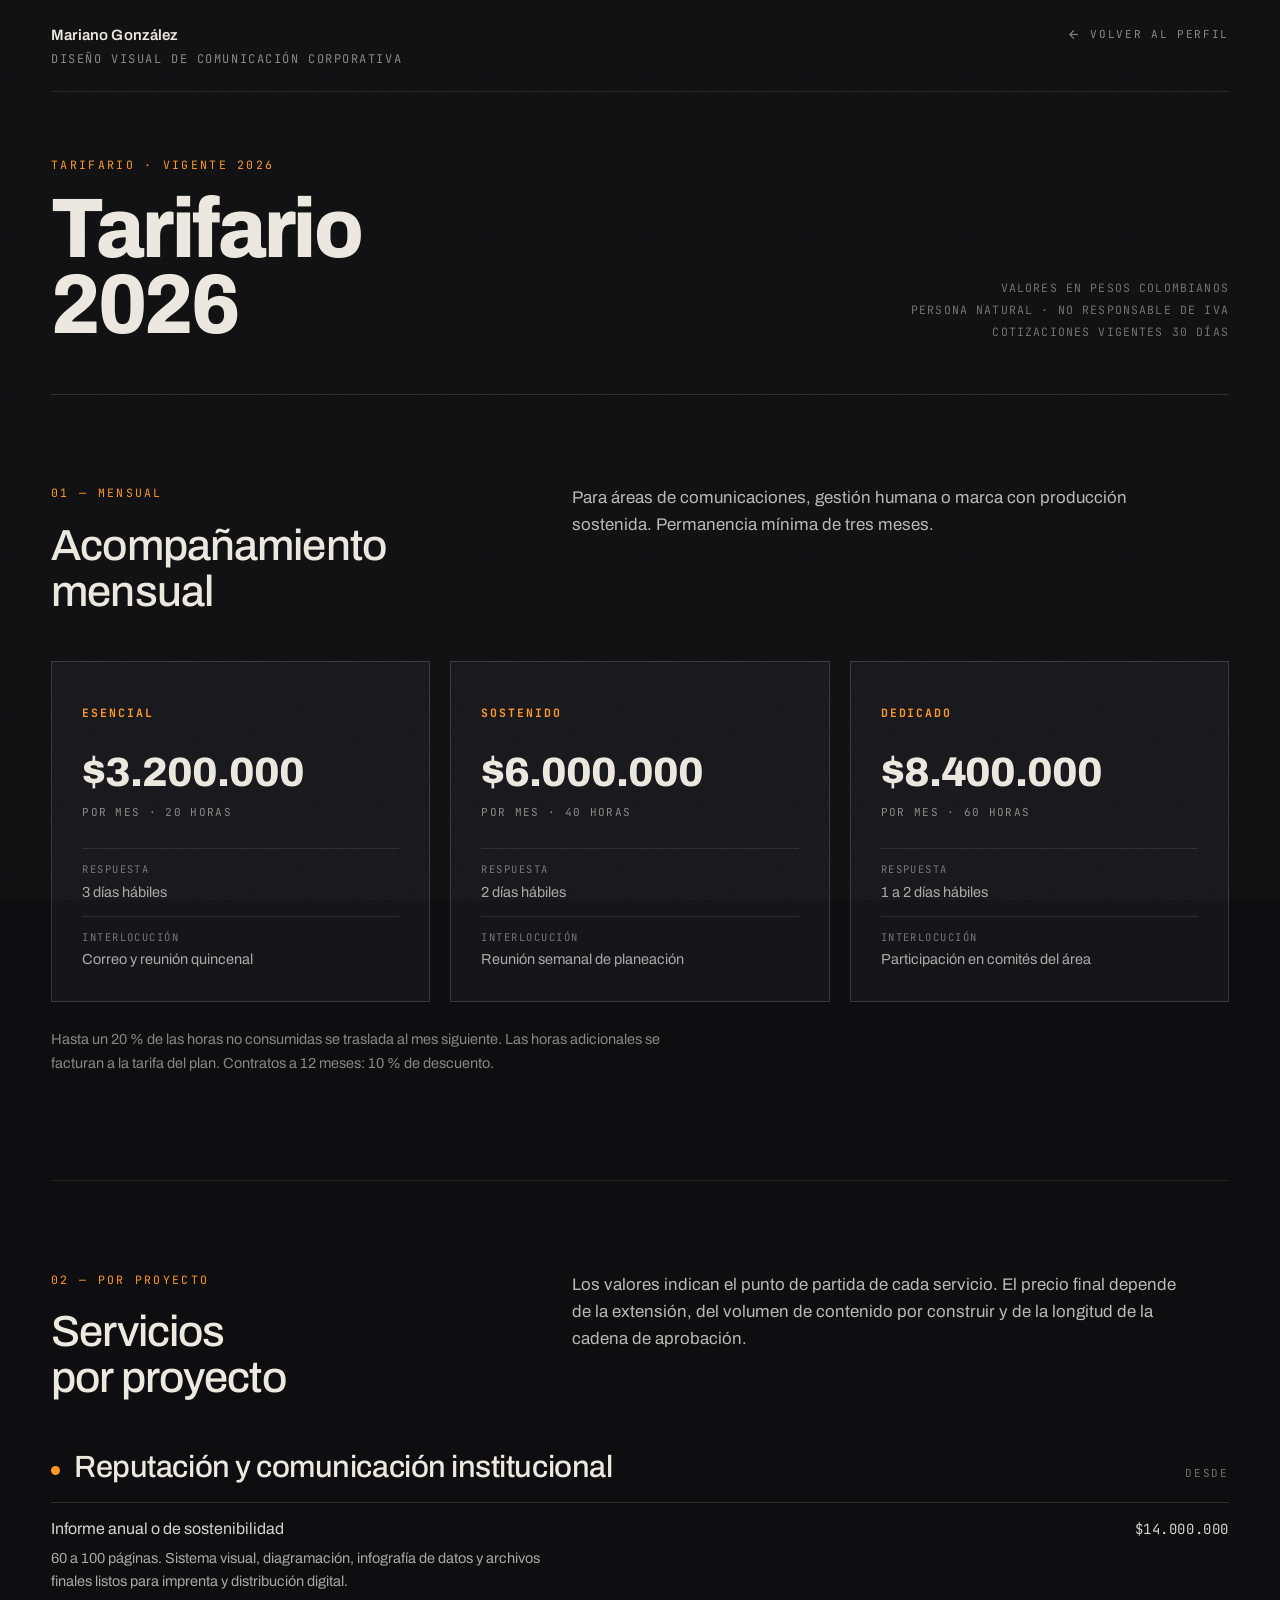
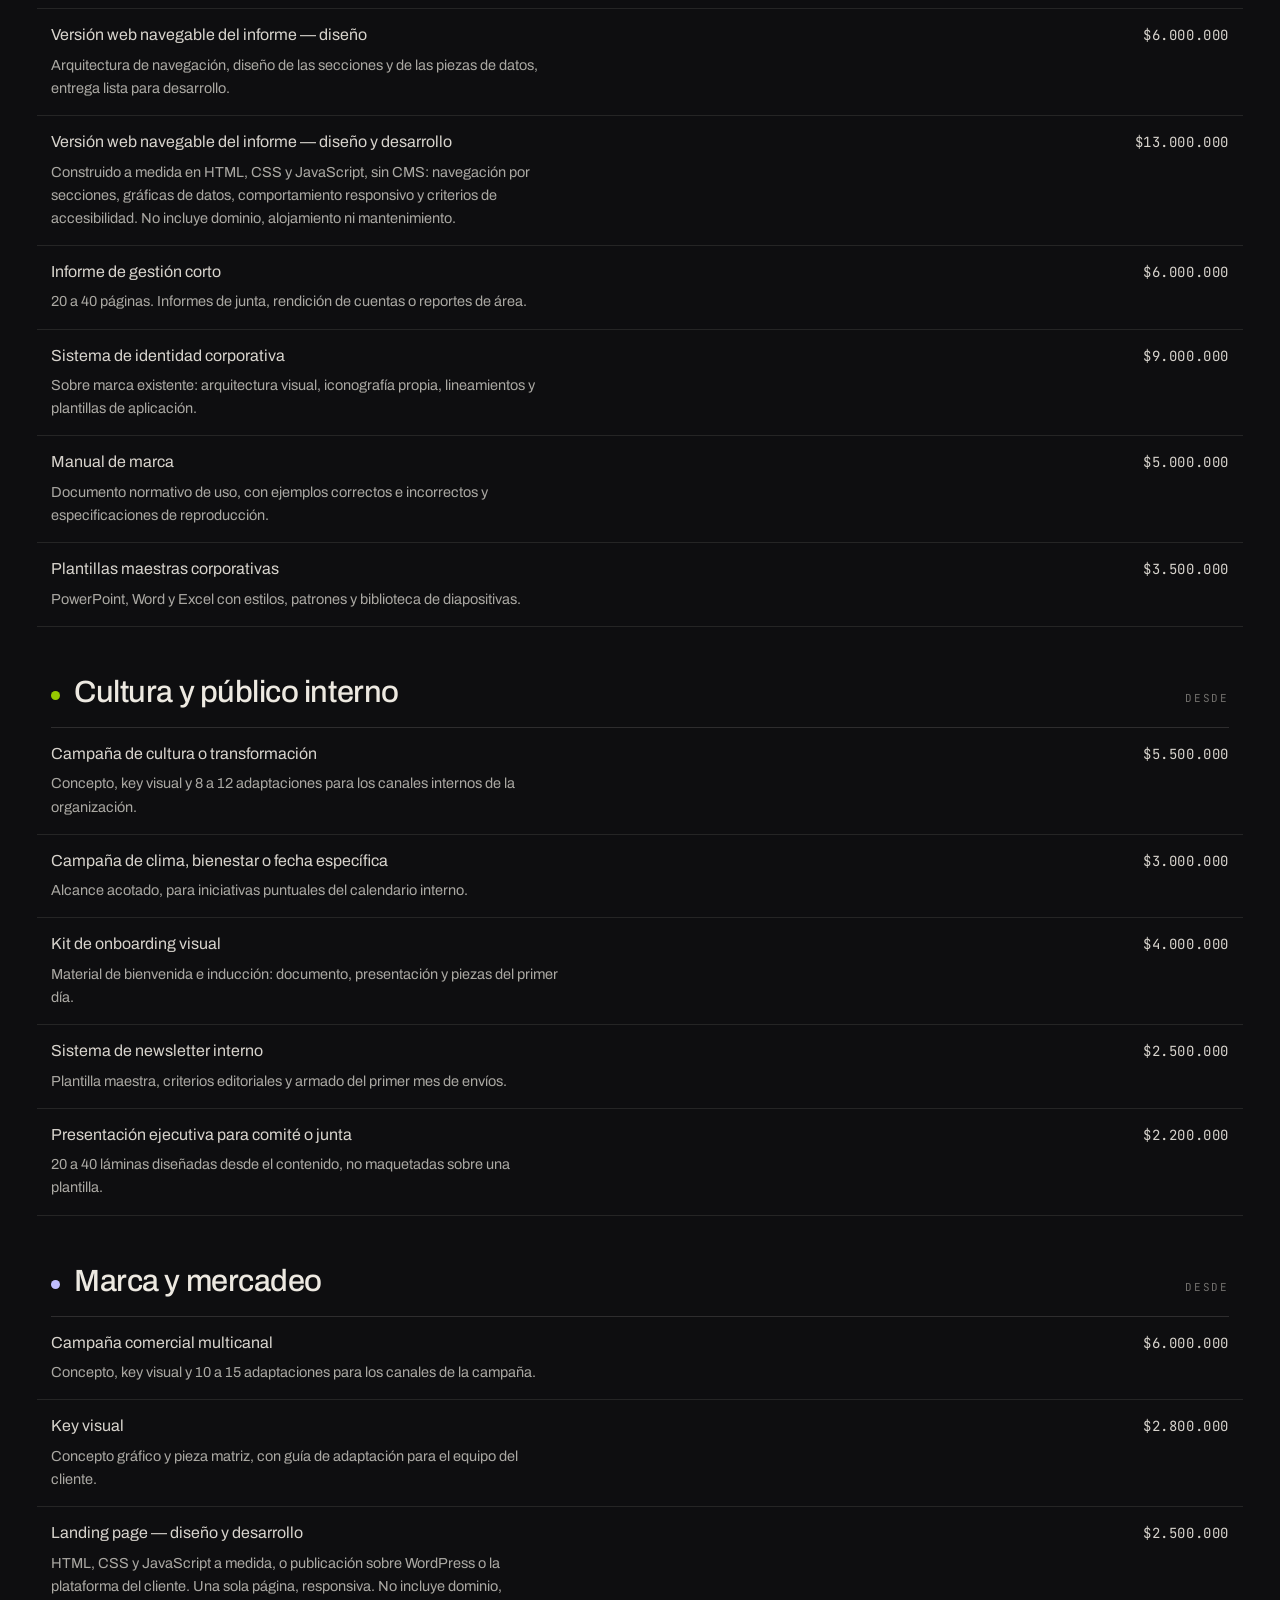
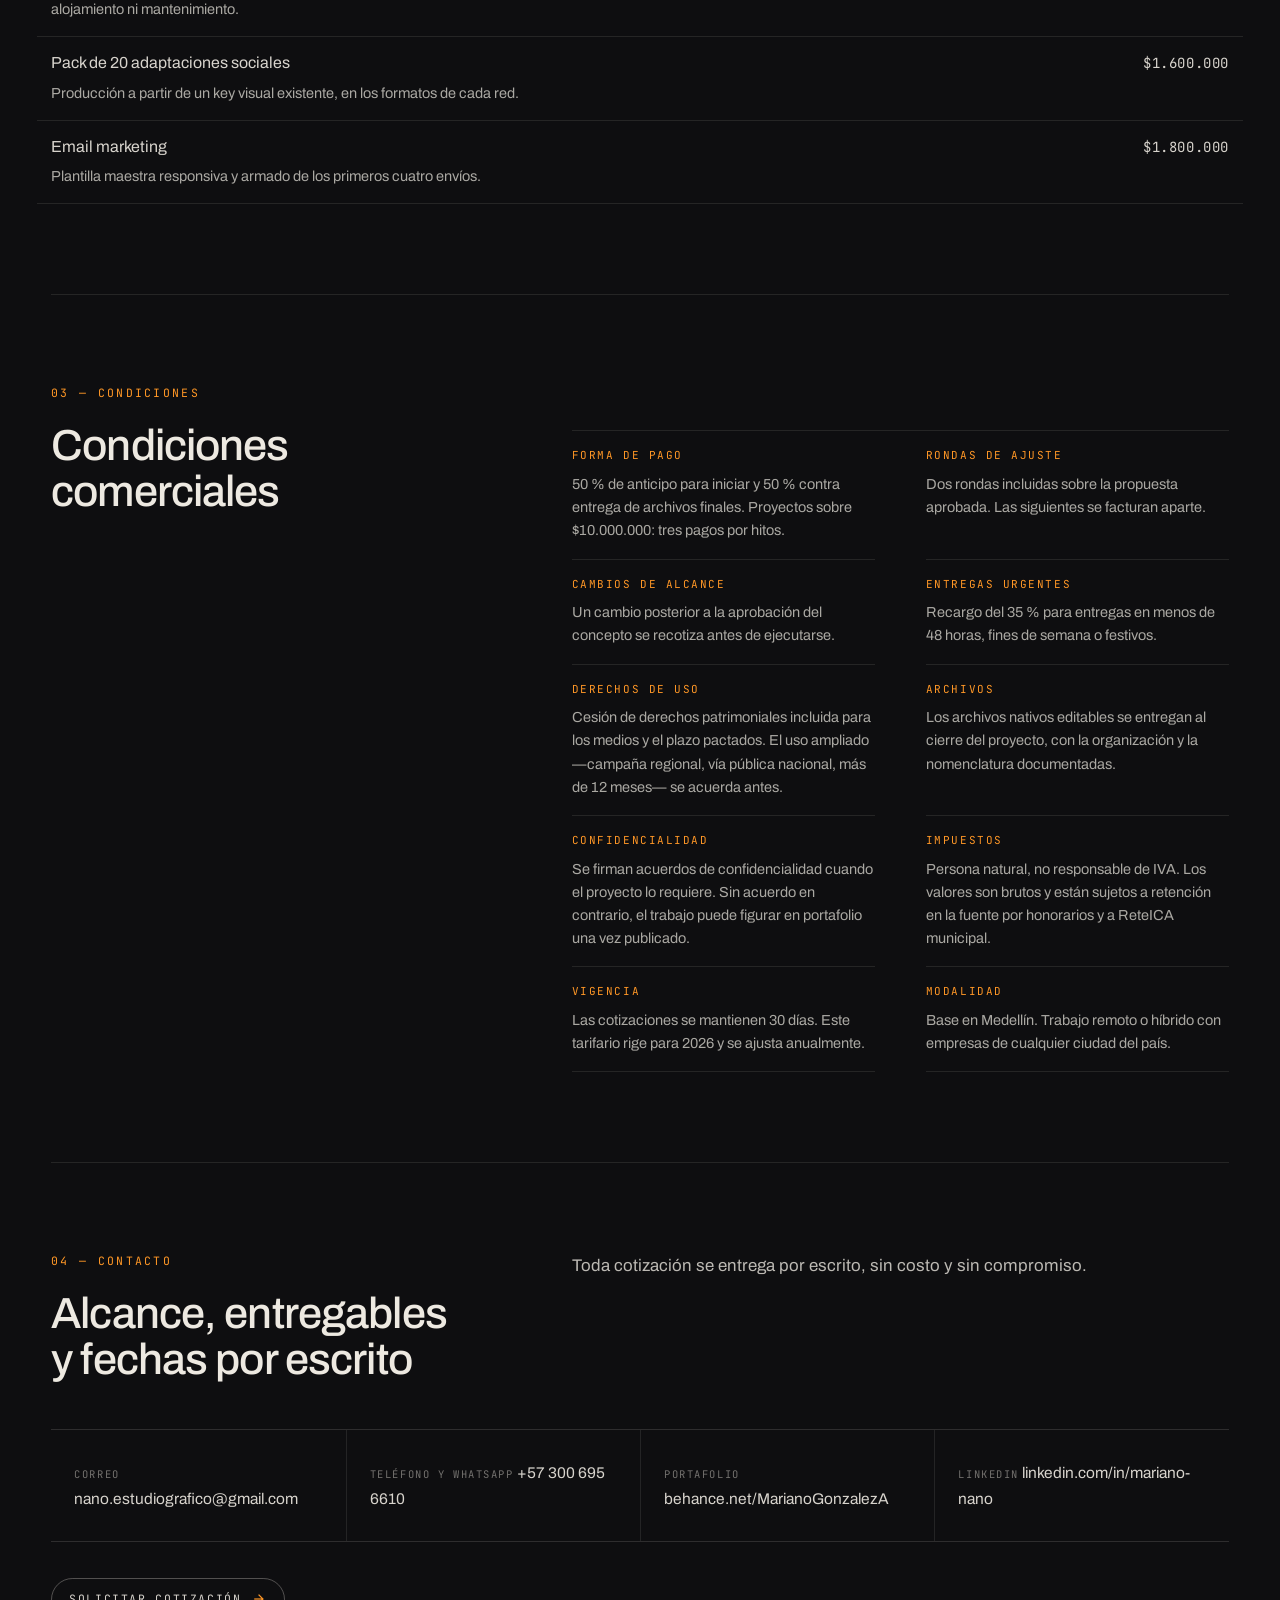
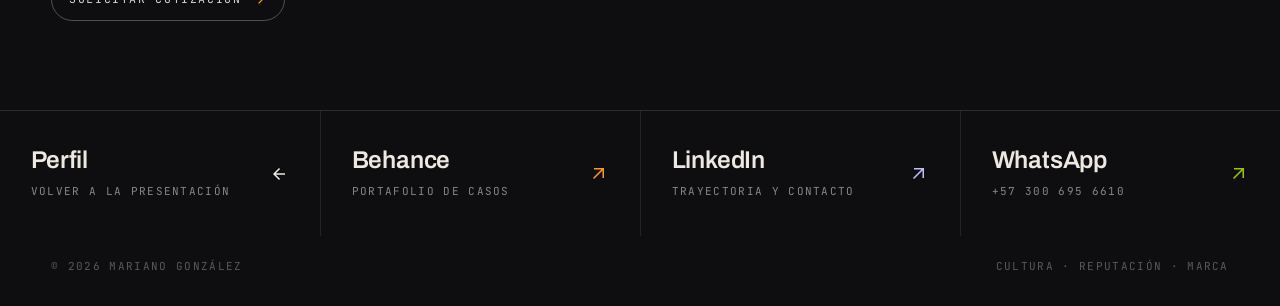
<file: tarifario.html>
<!DOCTYPE html>
<html lang="es">
<head>
<meta charset="utf-8">
<meta name="viewport" content="width=device-width, initial-scale=1">
<title>Tarifario 2026 — Mariano González</title>

<!-- SEO básico -->
<meta name="description" content="Tarifas de diseño de comunicación corporativa: acompañamiento mensual y servicios por proyecto en reputación institucional, cultura interna y marca. Medellín, Colombia.">
<meta name="author" content="Mariano González">
<meta name="robots" content="noindex, follow">
<meta name="theme-color" content="#0E0E10">
<link rel="canonical" href="https://sanmarianito.github.io/Nano-Perfil/tarifario.html">

<!-- Open Graph / Facebook / LinkedIn / WhatsApp -->
<meta property="og:type" content="website">
<meta property="og:site_name" content="Nano. — Mariano González">
<meta property="og:title" content="Tarifario 2026 — Mariano González">
<meta property="og:description" content="Tarifas de diseño de comunicación corporativa: acompañamiento mensual y servicios por proyecto en reputación institucional, cultura interna y marca. Medellín, Colombia.">
<meta property="og:image" content="https://sanmarianito.github.io/Nano-Perfil/img/og-image.jpg">
<meta property="og:image:secure_url" content="https://sanmarianito.github.io/Nano-Perfil/img/og-image.jpg">
<meta property="og:image:type" content="image/jpeg">
<meta property="og:image:width" content="1200">
<meta property="og:image:height" content="630">
<meta property="og:image:alt" content="Nano. — Mariano González, diseño gráfico corporativo, landing pages y páginas web">
<meta property="og:url" content="https://sanmarianito.github.io/Nano-Perfil/tarifario.html">
<meta property="og:locale" content="es_CO">

<!-- Twitter / X Card -->
<meta name="twitter:card" content="summary_large_image">
<meta name="twitter:title" content="Tarifario 2026 — Mariano González">
<meta name="twitter:description" content="Tarifas de diseño de comunicación corporativa: acompañamiento mensual y servicios por proyecto en reputación institucional, cultura interna y marca. Medellín, Colombia.">
<meta name="twitter:image" content="https://sanmarianito.github.io/Nano-Perfil/img/og-image.jpg">
<meta name="twitter:image:alt" content="Nano. — Mariano González, diseño gráfico corporativo, landing pages y páginas web">

<!-- Favicons & App Icons (adaptive dark/light mode) -->
<link rel="icon" type="image/png" sizes="32x32" href="img/iconos/favicon-light-32.png" media="(prefers-color-scheme: light)">
<link rel="icon" type="image/png" sizes="16x16" href="img/iconos/favicon-light-16.png" media="(prefers-color-scheme: light)">
<link rel="icon" type="image/png" sizes="48x48" href="img/iconos/favicon-light-48.png" media="(prefers-color-scheme: light)">
<link rel="icon" type="image/png" sizes="32x32" href="img/iconos/favicon-dark-32.png" media="(prefers-color-scheme: dark)">
<link rel="icon" type="image/png" sizes="16x16" href="img/iconos/favicon-dark-16.png" media="(prefers-color-scheme: dark)">
<link rel="icon" type="image/png" sizes="48x48" href="img/iconos/favicon-dark-48.png" media="(prefers-color-scheme: dark)">
<link rel="apple-touch-icon" sizes="180x180" href="img/iconos/apple-touch-icon-dark.png">
<link rel="manifest" href="site.webmanifest">

<!-- Fuentes -->
<link rel="preconnect" href="https://fonts.googleapis.com">
<link rel="preconnect" href="https://fonts.gstatic.com" crossorigin>
<link href="https://fonts.googleapis.com/css2?family=Archivo:wdth,wght@75..125,300..900&family=JetBrains+Mono:wght@400;500&display=swap" rel="stylesheet">
<link href="https://fonts.googleapis.com/css2?family=Material+Symbols+Outlined:opsz,wght@20,300&icon_names=add,arrow_back,arrow_downward,arrow_forward,arrow_outward&display=block" rel="stylesheet">
<link rel="stylesheet" href="css/style.css">
</head>

<body>
<div class="noise" aria-hidden="true"></div>

<main class="wrap">

  <header class="head">
    <div>
      <div class="head__name">Mariano Gonz&aacute;lez</div>
      <div class="head__role mono">Dise&ntilde;o visual de comunicaci&oacute;n corporativa</div>
    </div>
    <a class="backlink" href="index.html">
      <span class="icon material-symbols-outlined" aria-hidden="true">arrow_back</span> Volver al perfil
    </a>
  </header>

  <!-- ====================================================================
       Cabecera del documento
       ==================================================================== -->
  <section class="tar-hero" aria-labelledby="tarifario-titulo">
    <div>
      <div class="eyebrow">Tarifario &middot; Vigente 2026</div>
      <h1 class="tar-hero__title" id="tarifario-titulo">Tarifario 2026</h1>
    </div>
    <div class="tar-hero__meta">
      Valores en pesos colombianos<br>
      Persona natural &middot; No responsable de IVA<br>
      Cotizaciones vigentes 30 d&iacute;as
    </div>
  </section>

  <!-- ====================================================================
       Acompañamiento mensual
       ==================================================================== -->
  <section class="section" aria-labelledby="mensual-titulo">
    <div class="split">
      <div>
        <div class="eyebrow">01 &mdash; Mensual</div>
        <h2 class="h2" id="mensual-titulo">Acompa&ntilde;amiento mensual</h2>
      </div>
      <div>
        <p class="tar-lead">Para &aacute;reas de comunicaciones, gesti&oacute;n humana o marca con producci&oacute;n sostenida. Permanencia m&iacute;nima de tres meses.</p>
      </div>
    </div>

    <div class="plans">

      <article class="plan">
        <h3 class="plan__name">Esencial</h3>
        <span class="mono tabular plan__value">$3.200.000</span>
        <div class="plan__hours">Por mes &middot; 20 horas</div>
        <dl class="plan__dl">
          <div class="plan__row">
            <dt class="plan__k">Respuesta</dt>
            <dd class="plan__v">3 d&iacute;as h&aacute;biles</dd>
          </div>
          <div class="plan__row">
            <dt class="plan__k">Interlocuci&oacute;n</dt>
            <dd class="plan__v">Correo y reuni&oacute;n quincenal</dd>
          </div>
        </dl>
      </article>

      <article class="plan">
        <h3 class="plan__name">Sostenido</h3>
        <span class="mono tabular plan__value">$6.000.000</span>
        <div class="plan__hours">Por mes &middot; 40 horas</div>
        <dl class="plan__dl">
          <div class="plan__row">
            <dt class="plan__k">Respuesta</dt>
            <dd class="plan__v">2 d&iacute;as h&aacute;biles</dd>
          </div>
          <div class="plan__row">
            <dt class="plan__k">Interlocuci&oacute;n</dt>
            <dd class="plan__v">Reuni&oacute;n semanal de planeaci&oacute;n</dd>
          </div>
        </dl>
      </article>

      <article class="plan">
        <h3 class="plan__name">Dedicado</h3>
        <span class="mono tabular plan__value">$8.400.000</span>
        <div class="plan__hours">Por mes &middot; 60 horas</div>
        <dl class="plan__dl">
          <div class="plan__row">
            <dt class="plan__k">Respuesta</dt>
            <dd class="plan__v">1 a 2 d&iacute;as h&aacute;biles</dd>
          </div>
          <div class="plan__row">
            <dt class="plan__k">Interlocuci&oacute;n</dt>
            <dd class="plan__v">Participaci&oacute;n en comit&eacute;s del &aacute;rea</dd>
          </div>
        </dl>
      </article>

    </div>

    <p class="plans__rules">Hasta un 20&nbsp;% de las horas no consumidas se traslada al mes siguiente. Las horas adicionales se facturan a la tarifa del plan. Contratos a 12 meses: 10&nbsp;% de descuento.</p>
  </section>

  <!-- ====================================================================
       Servicios por proyecto
       ==================================================================== -->
  <section class="section" aria-labelledby="proyecto-titulo">
    <div class="split">
      <div>
        <div class="eyebrow">02 &mdash; Por proyecto</div>
        <h2 class="h2" id="proyecto-titulo">Servicios por proyecto</h2>
      </div>
      <div>
        <p class="tar-lead">Los valores indican el punto de partida de cada servicio. El precio final depende de la extensi&oacute;n, del volumen de contenido por construir y de la longitud de la cadena de aprobaci&oacute;n.</p>
      </div>
    </div>

    <!-- Reputación y comunicación institucional -->
    <div class="svc-group">
      <div class="svc-group__head">
        <h3 class="svc-group__title">
          <span class="front__dot" style="--front-color:var(--accent)" aria-hidden="true"></span>
          Reputaci&oacute;n y comunicaci&oacute;n institucional
        </h3>
        <span class="svc-group__from">Desde</span>
      </div>
      <div class="svc-list">

        <div class="svc">
          <div class="svc__name">Informe anual o de sostenibilidad</div>
          <span class="mono tabular svc__price">$14.000.000</span>
          <p class="svc__desc">60 a 100 p&aacute;ginas. Sistema visual, diagramaci&oacute;n, infograf&iacute;a de datos y archivos finales listos para imprenta y distribuci&oacute;n digital.</p>
        </div>

        <div class="svc">
          <div class="svc__name">Versi&oacute;n web navegable del informe &mdash; dise&ntilde;o</div>
          <span class="mono tabular svc__price">$6.000.000</span>
          <p class="svc__desc">Arquitectura de navegaci&oacute;n, dise&ntilde;o de las secciones y de las piezas de datos, entrega lista para desarrollo.</p>
        </div>

        <div class="svc">
          <div class="svc__name">Versi&oacute;n web navegable del informe &mdash; dise&ntilde;o y desarrollo</div>
          <span class="mono tabular svc__price">$13.000.000</span>
          <p class="svc__desc">Construido a medida en HTML, CSS y JavaScript, sin CMS: navegaci&oacute;n por secciones, gr&aacute;ficas de datos, comportamiento responsivo y criterios de accesibilidad. No incluye dominio, alojamiento ni mantenimiento.</p>
        </div>

        <div class="svc">
          <div class="svc__name">Informe de gesti&oacute;n corto</div>
          <span class="mono tabular svc__price">$6.000.000</span>
          <p class="svc__desc">20 a 40 p&aacute;ginas. Informes de junta, rendici&oacute;n de cuentas o reportes de &aacute;rea.</p>
        </div>

        <div class="svc">
          <div class="svc__name">Sistema de identidad corporativa</div>
          <span class="mono tabular svc__price">$9.000.000</span>
          <p class="svc__desc">Sobre marca existente: arquitectura visual, iconograf&iacute;a propia, lineamientos y plantillas de aplicaci&oacute;n.</p>
        </div>

        <div class="svc">
          <div class="svc__name">Manual de marca</div>
          <span class="mono tabular svc__price">$5.000.000</span>
          <p class="svc__desc">Documento normativo de uso, con ejemplos correctos e incorrectos y especificaciones de reproducci&oacute;n.</p>
        </div>

        <div class="svc">
          <div class="svc__name">Plantillas maestras corporativas</div>
          <span class="mono tabular svc__price">$3.500.000</span>
          <p class="svc__desc">PowerPoint, Word y Excel con estilos, patrones y biblioteca de diapositivas.</p>
        </div>

      </div>
    </div>

    <!-- Cultura y público interno -->
    <div class="svc-group">
      <div class="svc-group__head">
        <h3 class="svc-group__title">
          <span class="front__dot" style="--front-color:var(--accent-ci)" aria-hidden="true"></span>
          Cultura y p&uacute;blico interno
        </h3>
        <span class="svc-group__from">Desde</span>
      </div>
      <div class="svc-list">

        <div class="svc">
          <div class="svc__name">Campa&ntilde;a de cultura o transformaci&oacute;n</div>
          <span class="mono tabular svc__price">$5.500.000</span>
          <p class="svc__desc">Concepto, key visual y 8 a 12 adaptaciones para los canales internos de la organizaci&oacute;n.</p>
        </div>

        <div class="svc">
          <div class="svc__name">Campa&ntilde;a de clima, bienestar o fecha espec&iacute;fica</div>
          <span class="mono tabular svc__price">$3.000.000</span>
          <p class="svc__desc">Alcance acotado, para iniciativas puntuales del calendario interno.</p>
        </div>

        <div class="svc">
          <div class="svc__name">Kit de onboarding visual</div>
          <span class="mono tabular svc__price">$4.000.000</span>
          <p class="svc__desc">Material de bienvenida e inducci&oacute;n: documento, presentaci&oacute;n y piezas del primer d&iacute;a.</p>
        </div>

        <div class="svc">
          <div class="svc__name">Sistema de newsletter interno</div>
          <span class="mono tabular svc__price">$2.500.000</span>
          <p class="svc__desc">Plantilla maestra, criterios editoriales y armado del primer mes de env&iacute;os.</p>
        </div>

        <div class="svc">
          <div class="svc__name">Presentaci&oacute;n ejecutiva para comit&eacute; o junta</div>
          <span class="mono tabular svc__price">$2.200.000</span>
          <p class="svc__desc">20 a 40 l&aacute;minas dise&ntilde;adas desde el contenido, no maquetadas sobre una plantilla.</p>
        </div>

      </div>
    </div>

    <!-- Marca y mercadeo -->
    <div class="svc-group">
      <div class="svc-group__head">
        <h3 class="svc-group__title">
          <span class="front__dot" style="--front-color:var(--accent-dg)" aria-hidden="true"></span>
          Marca y mercadeo
        </h3>
        <span class="svc-group__from">Desde</span>
      </div>
      <div class="svc-list">

        <div class="svc">
          <div class="svc__name">Campa&ntilde;a comercial multicanal</div>
          <span class="mono tabular svc__price">$6.000.000</span>
          <p class="svc__desc">Concepto, key visual y 10 a 15 adaptaciones para los canales de la campa&ntilde;a.</p>
        </div>

        <div class="svc">
          <div class="svc__name">Key visual</div>
          <span class="mono tabular svc__price">$2.800.000</span>
          <p class="svc__desc">Concepto gr&aacute;fico y pieza matriz, con gu&iacute;a de adaptaci&oacute;n para el equipo del cliente.</p>
        </div>

        <div class="svc">
          <div class="svc__name">Landing page &mdash; dise&ntilde;o y desarrollo</div>
          <span class="mono tabular svc__price">$2.500.000</span>
          <p class="svc__desc">HTML, CSS y JavaScript a medida, o publicaci&oacute;n sobre WordPress o la plataforma del cliente. Una sola p&aacute;gina, responsiva. No incluye dominio, alojamiento ni mantenimiento.</p>
        </div>

        <div class="svc">
          <div class="svc__name">Pack de 20 adaptaciones sociales</div>
          <span class="mono tabular svc__price">$1.600.000</span>
          <p class="svc__desc">Producci&oacute;n a partir de un key visual existente, en los formatos de cada red.</p>
        </div>

        <div class="svc">
          <div class="svc__name">Email marketing</div>
          <span class="mono tabular svc__price">$1.800.000</span>
          <p class="svc__desc">Plantilla maestra responsiva y armado de los primeros cuatro env&iacute;os.</p>
        </div>

      </div>
    </div>
  </section>

  <!-- ====================================================================
       Condiciones comerciales
       ==================================================================== -->
  <section class="section" aria-labelledby="condiciones-titulo">
    <div class="split">
      <div>
        <div class="eyebrow">03 &mdash; Condiciones</div>
        <h2 class="h2" id="condiciones-titulo">Condiciones comerciales</h2>
      </div>
      <div>
        <dl class="terms">
          <div class="term">
            <dt class="term__k">Forma de pago</dt>
            <dd class="term__v">50&nbsp;% de anticipo para iniciar y 50&nbsp;% contra entrega de archivos finales. Proyectos sobre $10.000.000: tres pagos por hitos.</dd>
          </div>
          <div class="term">
            <dt class="term__k">Rondas de ajuste</dt>
            <dd class="term__v">Dos rondas incluidas sobre la propuesta aprobada. Las siguientes se facturan aparte.</dd>
          </div>
          <div class="term">
            <dt class="term__k">Cambios de alcance</dt>
            <dd class="term__v">Un cambio posterior a la aprobaci&oacute;n del concepto se recotiza antes de ejecutarse.</dd>
          </div>
          <div class="term">
            <dt class="term__k">Entregas urgentes</dt>
            <dd class="term__v">Recargo del 35&nbsp;% para entregas en menos de 48 horas, fines de semana o festivos.</dd>
          </div>
          <div class="term">
            <dt class="term__k">Derechos de uso</dt>
            <dd class="term__v">Cesi&oacute;n de derechos patrimoniales incluida para los medios y el plazo pactados. El uso ampliado &mdash;campa&ntilde;a regional, v&iacute;a p&uacute;blica nacional, m&aacute;s de 12 meses&mdash; se acuerda antes.</dd>
          </div>
          <div class="term">
            <dt class="term__k">Archivos</dt>
            <dd class="term__v">Los archivos nativos editables se entregan al cierre del proyecto, con la organizaci&oacute;n y la nomenclatura documentadas.</dd>
          </div>
          <div class="term">
            <dt class="term__k">Confidencialidad</dt>
            <dd class="term__v">Se firman acuerdos de confidencialidad cuando el proyecto lo requiere. Sin acuerdo en contrario, el trabajo puede figurar en portafolio una vez publicado.</dd>
          </div>
          <div class="term">
            <dt class="term__k">Impuestos</dt>
            <dd class="term__v">Persona natural, no responsable de IVA. Los valores son brutos y est&aacute;n sujetos a retenci&oacute;n en la fuente por honorarios y a ReteICA municipal.</dd>
          </div>
          <div class="term">
            <dt class="term__k">Vigencia</dt>
            <dd class="term__v">Las cotizaciones se mantienen 30 d&iacute;as. Este tarifario rige para 2026 y se ajusta anualmente.</dd>
          </div>
          <div class="term">
            <dt class="term__k">Modalidad</dt>
            <dd class="term__v">Base en Medell&iacute;n. Trabajo remoto o h&iacute;brido con empresas de cualquier ciudad del pa&iacute;s.</dd>
          </div>
        </dl>
      </div>
    </div>
  </section>

  <!-- ====================================================================
       Cierre y contacto
       ==================================================================== -->
  <section class="section" aria-labelledby="contacto-titulo">
    <div class="split">
      <div>
        <div class="eyebrow">04 &mdash; Contacto</div>
        <h2 class="h2" id="contacto-titulo">Alcance, entregables y fechas por escrito</h2>
      </div>
      <div>
        <p class="tar-lead">Toda cotizaci&oacute;n se entrega por escrito, sin costo y sin compromiso.</p>
      </div>
    </div>

    <div class="close-grid">
      <a class="close-item" href="mailto:nano.estudiografico@gmail.com">
        <span class="close-item__k">Correo</span>
        <span class="close-item__v">nano.estudiografico@gmail.com</span>
      </a>
      <a class="close-item" href="https://wa.me/573006956610" rel="noopener">
        <span class="close-item__k">Tel&eacute;fono y WhatsApp</span>
        <span class="close-item__v">+57 300 695 6610</span>
      </a>
      <a class="close-item" href="https://www.behance.net/MarianoGonzalezA" rel="noopener">
        <span class="close-item__k">Portafolio</span>
        <span class="close-item__v">behance.net/MarianoGonzalezA</span>
      </a>
      <a class="close-item" href="https://www.linkedin.com/in/mariano-nano" rel="noopener">
        <span class="close-item__k">LinkedIn</span>
        <span class="close-item__v">linkedin.com/in/mariano-nano</span>
      </a>
    </div>

    <div class="close-actions">
      <a class="pill-link" style="--pill-color:var(--accent)" href="mailto:nano.estudiografico@gmail.com?subject=Solicitud%20de%20cotizaci%C3%B3n">
        Solicitar cotizaci&oacute;n
        <span class="pill-link__arrow material-symbols-outlined" aria-hidden="true">arrow_forward</span>
      </a>
    </div>
  </section>

</main>

<nav class="bar" aria-label="Enlaces directos">
  <a class="bar__btn" style="--btn-color:var(--bone)" href="index.html">
    <span>
      <span class="bar__label">Perfil</span>
      <span class="bar__sub">Volver a la presentaci&oacute;n</span>
    </span>
    <span class="bar__arrow material-symbols-outlined" aria-hidden="true">arrow_back</span>
  </a>

  <a class="bar__btn" style="--btn-color:var(--accent)" href="https://www.behance.net/MarianoGonzalezA" rel="noopener">
    <span>
      <span class="bar__label">Behance</span>
      <span class="bar__sub">Portafolio de casos</span>
    </span>
    <span class="bar__arrow material-symbols-outlined" aria-hidden="true">arrow_outward</span>
  </a>

  <a class="bar__btn" style="--btn-color:var(--accent-dg)" href="https://www.linkedin.com/in/mariano-nano" rel="noopener">
    <span>
      <span class="bar__label">LinkedIn</span>
      <span class="bar__sub">Trayectoria y contacto</span>
    </span>
    <span class="bar__arrow material-symbols-outlined" aria-hidden="true">arrow_outward</span>
  </a>

  <a class="bar__btn" style="--btn-color:var(--accent-ci)" href="https://wa.me/573006956610" rel="noopener">
    <span>
      <span class="bar__label">WhatsApp</span>
      <span class="bar__sub">+57 300 695 6610</span>
    </span>
    <span class="bar__arrow material-symbols-outlined" aria-hidden="true">arrow_outward</span>
  </a>
</nav>

<footer class="wrap">
  <div class="foot">
    <span>&copy; 2026 Mariano Gonz&aacute;lez</span>
    <span>Cultura &middot; Reputaci&oacute;n &middot; Marca</span>
  </div>
</footer>
</body>
</html>
</file>
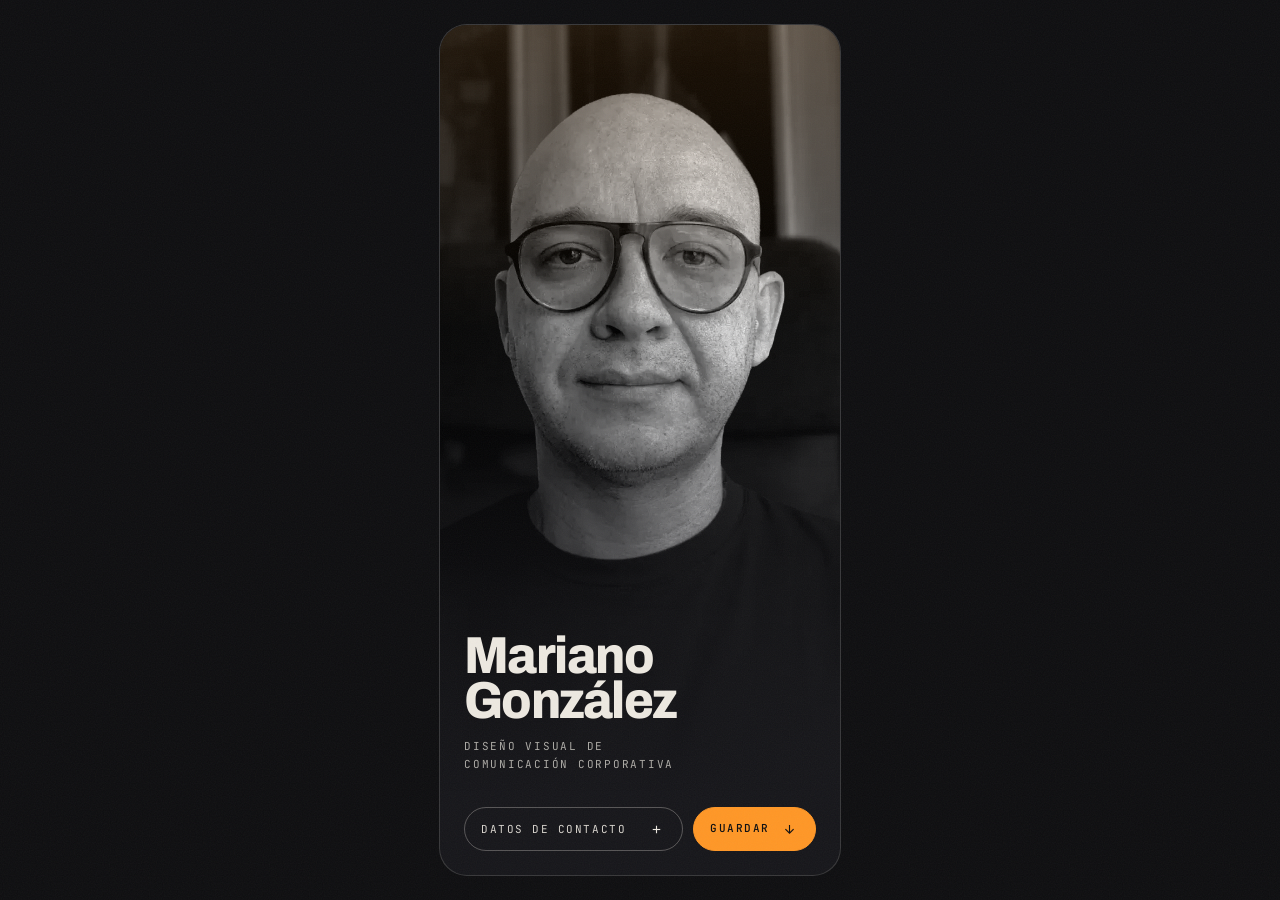
<file: tarjeta.html>
<!DOCTYPE html>
<html lang="es">

<head>
  <meta charset="utf-8">
  <meta name="viewport" content="width=device-width, initial-scale=1, viewport-fit=cover">
  <title>Mariano González — Tarjeta de contacto</title>

  <meta name="description" content="Tarjeta de contacto digital de Mariano González, diseñador gráfico de comunicación corporativa en Medellín.">
  <meta name="author" content="Mariano González">
  <meta name="robots" content="noindex, follow">
  <meta name="theme-color" content="#0E0E10">
  <link rel="canonical" href="https://sanmarianito.github.io/Nano-Perfil/tarjeta.html">

  <!-- Open Graph / WhatsApp -->
  <meta property="og:type" content="profile">
  <meta property="og:site_name" content="Nano. — Mariano González">
  <meta property="og:title" content="Mariano González — Tarjeta de contacto">
  <meta property="og:description" content="Diseñador gráfico · Comunicación corporativa. Guarda mis datos de contacto.">
  <meta property="og:image" content="https://sanmarianito.github.io/Nano-Perfil/img/og-image.jpg">
  <meta property="og:image:width" content="1200">
  <meta property="og:image:height" content="630">
  <meta property="og:url" content="https://sanmarianito.github.io/Nano-Perfil/tarjeta.html">
  <meta property="og:locale" content="es_CO">
  <meta name="twitter:card" content="summary_large_image">

  <!-- Favicons & App Icons -->
  <link rel="icon" type="image/png" sizes="32x32" href="img/iconos/favicon-light-32.png" media="(prefers-color-scheme: light)">
  <link rel="icon" type="image/png" sizes="32x32" href="img/iconos/favicon-dark-32.png" media="(prefers-color-scheme: dark)">
  <link rel="apple-touch-icon" sizes="180x180" href="img/iconos/apple-touch-icon-dark.png">

  <link rel="preload" as="image" href="img/fondo.webp" fetchpriority="high">
  <link rel="preload" as="image" href="img/silueta.webp" fetchpriority="high">
  <link rel="preconnect" href="https://fonts.googleapis.com">
  <link rel="preconnect" href="https://fonts.gstatic.com" crossorigin>
  <link
    href="https://fonts.googleapis.com/css2?family=Archivo:wdth,wght@75..125,300..900&family=JetBrains+Mono:wght@400;500&display=swap"
    rel="stylesheet">
  <link
    href="https://fonts.googleapis.com/css2?family=Material+Symbols+Outlined:opsz,wght@20,300&icon_names=add,arrow_back,arrow_downward,arrow_forward,arrow_outward&display=block"
    rel="stylesheet">
  <link rel="stylesheet" href="css/style.css">

</head>

<body class="tarjeta">
  <div class="noise" aria-hidden="true"></div>

  <main class="card" id="card">
    <figure class="card__photo">
      <!-- Retrato en dos capas: el fondo y la silueta se desplazan a distinto
           ritmo con el giroscopio o el cursor (efecto profundidad). -->
      <div class="depth">
        <img class="depth__bg" src="img/fondo.webp" width="1000" height="1250" fetchpriority="high" decoding="async" alt="">
        <img class="depth__fg" src="img/silueta.webp" width="1000" height="1250" fetchpriority="high" decoding="async"
          alt="Mariano González, diseñador gráfico en Medellín, Colombia">
      </div>
      <figcaption class="card__id">
        
        <h1 class="card__name">Mariano<br>González</h1>
        <div class="card__role">Diseño visual de <br>comunicación corporativa</div>
      </figcaption>
    </figure>

    <div class="card__body">
      <div class="details" id="details">
        <div>
          <ul class="details__list">
            <li><a class="details__item" href="tel:+573006956610">
              <span class="details__key">Teléfono</span>
              <span class="details__val">+57 300 695 6610</span>
            </a></li>
            <li><a class="details__item" href="https://wa.me/573006956610">
              <span class="details__key">WhatsApp</span>
              <span class="details__val">Escribir <span class="icon material-symbols-outlined" aria-hidden="true">arrow_outward</span></span>
            </a></li>
            <li><a class="details__item" href="mailto:nano.estudiografico@gmail.com">
              <span class="details__key">Correo</span>
              <span class="details__val">nano.estudiografico@gmail.com</span>
            </a></li>
            <li><a class="details__item" href="https://www.linkedin.com/in/mariano-nano">
              <span class="details__key">LinkedIn</span>
              <span class="details__val">in/mariano-nano <span class="icon material-symbols-outlined" aria-hidden="true">arrow_outward</span></span>
            </a></li>
            <li><a class="details__item" href="https://www.behance.net/MarianoGonzalezA">
              <span class="details__key">Portafolio</span>
              <span class="details__val">Behance <span class="icon material-symbols-outlined" aria-hidden="true">arrow_outward</span></span>
            </a></li>
            <li><a class="details__item" href="https://sanmarianito.github.io/Nano-Perfil/">
              <span class="details__key">Web</span>
              <span class="details__val">Perfil completo <span class="icon material-symbols-outlined" aria-hidden="true">arrow_forward</span></span>
            </a></li>
          </ul>
        </div>
      </div>

      <!-- iOS abre el .vcf con la vista "Añadir contacto"; Android lo descarga
           y lo importa en Contactos al tocarlo. -->
      <div class="card__actions">
        <button class="btn" type="button" id="toggle" aria-expanded="false" aria-controls="details">
          <span>Datos de contacto</span>
          <span class="btn__icon material-symbols-outlined" aria-hidden="true">add</span>
        </button>
        <a class="btn btn--save" href="descargas/mariano-gonzalez.vcf" aria-label="Guardar contacto">
          <span>Guardar</span>
          <span class="btn__icon material-symbols-outlined" aria-hidden="true">arrow_downward</span>
        </a>
      </div>
    </div>
  </main>

  <script src="js/tarjeta.js"></script>
  <script src="js/profundidad.js"></script>
</body>

</html>
</file>
<file: css/style.css>
/* ==========================================================================
   Tokens — heredados de nano-estudio (css/tokens.css)
   ========================================================================== */
:root{
  --ink:#0E0E10;
  --surface:#16161A;
  --bone:#EDE9E1;

  --accent:#FF9726;      /* Reputación / marca personal */
  --accent-ci:#96C800;   /* Cultura y público interno */
  --accent-dg:#C0BEFF;   /* Marca y mercadeo */

  --text:rgb(237 233 225);
  --text-strong:rgb(237 233 225 / .90);
  --text-body:rgb(237 233 225 / .78);
  --text-muted:rgb(237 233 225 / .70);
  --text-dim:rgb(237 233 225 / .55);
  --text-faint:rgb(237 233 225 / .45);
  --text-ghost:rgb(237 233 225 / .34);

  --line-soft:rgb(237 233 225 / .10);
  --line:rgb(237 233 225 / .12);
  --line-mid:rgb(237 233 225 / .14);
  --line-box:rgb(237 233 225 / .16);
  --line-btn:rgb(237 233 225 / .30);
  --hover-row:rgb(237 233 225 / .05);

  --font-display:'Archivo',Helvetica,Arial,sans-serif;
  --font-body:'Archivo',Helvetica,Arial,sans-serif;
  --font-mono:'JetBrains Mono',ui-monospace,SFMono-Regular,Menlo,monospace;

  --fs-name:clamp(44px,8.4vw,132px);
  --fs-h2:clamp(26px,3.4vw,46px);
  --fs-row:clamp(21px,2.4vw,34px);
  --fs-stat:clamp(30px,3.6vw,52px);
  --fs-lead:clamp(16px,1.32vw,20px);

  --pad-x:clamp(20px,4vw,56px);
  --pad-y:clamp(52px,7vw,104px);

  --ease-out:cubic-bezier(.16,1,.3,1);
  --t-mid:.35s;
}

/* Página de una sola atmósfera: se compromete con el mundo oscuro de NANO
   y pinta cada color de forma explícita, en cualquier tema del visor. */

*{box-sizing:border-box}

body{
  margin:0;
  background:var(--ink);
  color:var(--text-body);
  font-family:var(--font-body);
  font-variation-settings:'wdth' 100;
  font-size:16px;
  line-height:1.6;
  -webkit-font-smoothing:antialiased;
  position:relative;
}

/* Grano sobre toda la página, como en el sitio del estudio. */
.noise{
  position:fixed;
  inset:0;
  z-index:80;
  pointer-events:none;
  opacity:.05;
  background-image:url("data:image/svg+xml;utf8,<svg xmlns='http://www.w3.org/2000/svg' width='160' height='160'><filter id='n'><feTurbulence type='fractalNoise' baseFrequency='.85' numOctaves='3'/></filter><rect width='160' height='160' filter='url(%23n)'/></svg>");
}

a{color:inherit}

.wrap{max-width:1440px;margin:0 auto;padding-inline:var(--pad-x)}

.mono{
  font-family:var(--font-mono);
  font-size:12px;
  letter-spacing:.14em;
  text-transform:uppercase;
  color:var(--text-dim);
}

.rule{border:0;border-top:1px solid var(--line-soft);margin:0}

/* Íconos de Material Symbols dentro de una línea de texto. */
.icon{font-size:1.1em;vertical-align:-.2em}

/* ==========================================================================
   Cabecera
   ========================================================================== */
.head{
  display:flex;
  align-items:flex-start;
  justify-content:space-between;
  gap:24px;
  padding-block:26px 22px;
  border-bottom:1px solid var(--line-soft);
}
.head__name{
  font-family:var(--font-display);
  font-weight:600;
  font-size:15px;
  letter-spacing:.01em;
  color:var(--text);
  line-height:1.2;
}
.head__role{margin-top:6px;font-size:12px;letter-spacing:.13em}
.head__place{text-align:right;line-height:1.7;font-size:11px}

/* ==========================================================================
   Hero
   ========================================================================== */
.hero{
  display:grid;
  grid-template-columns:minmax(0,1fr) minmax(0,1.32fr);
  gap:clamp(28px,4.6vw,72px);
  align-items:end;
  padding-block:clamp(34px,5vw,76px) var(--pad-y);
}
@media (max-width:860px){
  .hero{grid-template-columns:1fr;align-items:start}
}

.portrait{
  position:relative;
  aspect-ratio:4/5;
  background:var(--surface);
  border:1px solid var(--line-box);
  overflow:hidden;
}
/* Retrato en dos capas (index y tarjeta): fondo y silueta, ambos 1000×1250,
   se desplazan a distinto ritmo. --x/--y (−1…1) llegan desde
   js/profundidad.js. */
.depth{
  --x:0;
  --y:0;
  position:absolute;
  inset:0;
}
.depth img{
  position:absolute;
  filter:grayscale(1) contrast(1.06);
  transition:transform .6s var(--ease-out);
}
/* El fondo va más lejos: se mueve más y en sentido contrario. */
.depth__bg{
  inset:0;
  width:100%;
  height:100%;
  transform:translate(calc(var(--x) * -18px),calc(var(--y) * -14px)) scale(1.1);
}
/* Margen de 16px bajo el borde para que al subir no se vea el corte. */
.depth__fg{
  left:0;
  bottom:-16px;
  width:100%;
  height:auto;
  transform:translate(calc(var(--x) * 6px),calc(var(--y) * 5px)) scale(1.02);
  transform-origin:50% 100%;
}
@media (prefers-reduced-motion:reduce){
  .depth,.depth img{transition:none}
}
/* Velo cálido: el acento entra en la foto sin teñirla del todo. */
.portrait::after{
  content:"";
  position:absolute;
  inset:0;
  background:linear-gradient(180deg,rgb(255 151 38 / .10) 0%,rgb(14 14 16 / 0) 46%,rgb(14 14 16 / .72) 100%);
  pointer-events:none;
}
.portrait__tag{
  position:absolute;
  left:14px;
  bottom:12px;
  z-index:2;
  font-family:var(--font-mono);
  font-size:11px;
  letter-spacing:.16em;
  text-transform:uppercase;
  color:var(--text-muted);
}
.status{
  display:inline-flex;
  align-items:center;
  gap:9px;
  font-family:var(--font-mono);
  font-size:11.5px;
  letter-spacing:.15em;
  text-transform:uppercase;
  color:var(--text-muted);
}
.status__dot{
  width:7px;height:7px;border-radius:50%;
  background:var(--accent-ci);
  box-shadow:0 0 0 3px rgb(150 200 0 / .16);
}

.hero__name{
  font-family:var(--font-display);
  font-weight:800;
  font-variation-settings:'wdth' 92,'wght' 800;
  font-size:var(--fs-name);
  line-height:.86;
  letter-spacing:-.03em;
  color:var(--text);
  margin:clamp(18px,2.4vw,34px) 0 0;
  text-wrap:balance;
}
.hero__disciplines{
  margin-top:clamp(16px,2vw,26px);
  display:flex;
  flex-wrap:wrap;
  gap:8px 0;
  align-items:center;
  font-family:var(--font-mono);
  font-size:clamp(11px,1.05vw,13px);
  letter-spacing:.17em;
  text-transform:uppercase;
  color:var(--text-muted);
}
.hero__disciplines i{font-style:normal}
.hero__disciplines span{
  display:inline-block;
  width:26px;
  text-align:center;
  color:var(--accent);
}
.hero__lead{
  margin:clamp(20px,2.4vw,30px) 0 0;
  font-size:var(--fs-lead);
  line-height:1.55;
  max-width:52ch;
  color:var(--text-strong);
}

/* Accesos directos del hero. Mismos tres destinos que la barra del pie,
   en formato compacto para quien no baja. */
.hero__links{
  display:flex;
  flex-wrap:wrap;
  gap:9px;
  margin-top:clamp(22px,2.6vw,32px);
}
.pill-link{
  --pill-color:var(--bone);
  display:inline-flex;
  align-items:center;
  gap:10px;
  padding:11px 17px;
  border:1px solid var(--line-btn);
  border-radius:999px;
  font-family:var(--font-mono);
  font-size:11.5px;
  letter-spacing:.14em;
  text-transform:uppercase;
  color:var(--text-strong);
  text-decoration:none;
  transition:background var(--t-mid) var(--ease-out),
             border-color var(--t-mid) var(--ease-out),
             color var(--t-mid) var(--ease-out);
}
.pill-link:hover,.pill-link:focus-visible{
  background:var(--pill-color);
  border-color:var(--pill-color);
  color:var(--ink);
  outline:none;
}
.pill-link__arrow{
  font-size:16px;
  line-height:1;
  color:var(--pill-color);
  transition:color var(--t-mid) var(--ease-out),transform var(--t-mid) var(--ease-out);
}
.pill-link:hover .pill-link__arrow,
.pill-link:focus-visible .pill-link__arrow{
  color:var(--ink);
  transform:translate(2px,-2px);
}

/* ==========================================================================
   Cifras
   ========================================================================== */
/* Encabezado de la banda de cifras. */
.figures-head{
  display:flex;
  flex-wrap:wrap;
  align-items:baseline;
  justify-content:space-between;
  gap:8px 28px;
  padding-block:0 clamp(15px,1.8vw,22px);
}
.figures-title{
  margin:0;
  font-family:var(--font-display);
  font-weight:500;
  font-variation-settings:'wdth' 100,'wght' 500;
  font-size:clamp(19px,1.9vw,27px);
  line-height:1.15;
  letter-spacing:-.015em;
  color:var(--text);
}
.figures-source{
  font-family:var(--font-mono);
  font-size:11px;
  letter-spacing:.11em;
  text-transform:uppercase;
  color:var(--text-faint);
}

.figures{
  display:grid;
  grid-template-columns:repeat(4,1fr);
  border-top:1px solid var(--line-mid);
  border-bottom:1px solid var(--line-mid);
}
@media (max-width:820px){.figures{grid-template-columns:repeat(2,1fr)}}
@media (max-width:420px){.figures{grid-template-columns:1fr}}

.fig{
  padding:clamp(24px,3vw,38px) clamp(16px,2vw,28px) clamp(26px,3vw,40px);
  border-left:1px solid var(--line-soft);
}
.fig:first-child{border-left:0}
@media (max-width:820px){
  .fig:nth-child(odd){border-left:0}
  .fig:nth-child(n+3){border-top:1px solid var(--line-soft)}
}
@media (max-width:420px){
  .fig{border-left:0}
  .fig+.fig{border-top:1px solid var(--line-soft)}
}
.fig__value{
  font-family:var(--font-display);
  font-weight:800;
  font-variation-settings:'wdth' 95,'wght' 800;
  font-size:var(--fs-stat);
  line-height:1;
  letter-spacing:-.02em;
  color:var(--fig-color,var(--text));
  font-variant-numeric:tabular-nums;
}
.fig__label{
  margin-top:12px;
  font-family:var(--font-mono);
  font-size:11.5px;
  line-height:1.65;
  letter-spacing:.09em;
  text-transform:uppercase;
  color:var(--text-dim);
  max-width:24ch;
}

/* ==========================================================================
   Secciones
   ========================================================================== */
.section{padding-block:var(--pad-y)}
.section+.section{border-top:1px solid var(--line-soft)}

.eyebrow{
  font-family:var(--font-mono);
  font-size:11.5px;
  letter-spacing:.2em;
  text-transform:uppercase;
  color:var(--accent);
}

.split{
  display:grid;
  grid-template-columns:minmax(0,.82fr) minmax(0,1.18fr);
  gap:clamp(28px,5vw,80px);
}
@media (max-width:860px){.split{grid-template-columns:1fr;gap:26px}}

.h2{
  font-family:var(--font-display);
  font-weight:500;
  font-variation-settings:'wdth' 100,'wght' 500;
  font-size:var(--fs-h2);
  line-height:1.06;
  letter-spacing:-.02em;
  color:var(--text);
  margin:20px 0 0;
  text-wrap:balance;
  max-width:16ch;
}

.prose p{margin:0 0 1.1em;font-size:var(--fs-lead);line-height:1.6;max-width:62ch}
.prose p:last-child{margin-bottom:0}
.prose strong{color:var(--text);font-weight:600}

.credentials{
  margin-top:clamp(26px,3vw,40px);
  display:grid;
  gap:0;
  border-top:1px solid var(--line-soft);
}
.credential{
  display:grid;
  grid-template-columns:88px 1fr;
  gap:18px;
  padding-block:15px;
  border-bottom:1px solid var(--line-soft);
  align-items:baseline;
}
.credential__year{
  font-family:var(--font-mono);
  font-size:11.5px;
  letter-spacing:.1em;
  color:var(--text-faint);
  font-variant-numeric:tabular-nums;
}
.credential__body{font-size:14.5px;line-height:1.5;color:var(--text-muted)}
.credential__body b{color:var(--text-strong);font-weight:600}
@media (max-width:520px){
  .credential{grid-template-columns:1fr;gap:5px}
}

/* ==========================================================================
   Tres frentes
   ========================================================================== */
.fronts{border-top:1px solid var(--line-mid);margin-top:clamp(34px,4.4vw,60px)}

.front{
  display:grid;
  grid-template-columns:minmax(0,.82fr) minmax(0,1.18fr);
  gap:clamp(20px,5vw,80px);
  padding-block:clamp(26px,3.2vw,42px);
  border-bottom:1px solid var(--line-soft);
  transition:background var(--t-mid) var(--ease-out);
}
.front:hover{background:var(--hover-row)}
@media (max-width:860px){.front{grid-template-columns:1fr;gap:14px}}

.front__head{display:flex;align-items:baseline;gap:14px}
.front__dot{
  flex:0 0 auto;
  width:9px;height:9px;
  border-radius:50%;
  background:var(--front-color);
  transform:translateY(-2px);
}
.front__title{
  font-family:var(--font-display);
  font-weight:500;
  font-variation-settings:'wdth' 100,'wght' 500;
  font-size:var(--fs-row);
  line-height:1.1;
  letter-spacing:-.015em;
  color:var(--text);
}
.front__desc{margin:0;font-size:15.5px;line-height:1.6;color:var(--text-muted);max-width:58ch}
.front__buyers{
  margin-top:13px;
  font-family:var(--font-mono);
  font-size:11px;
  letter-spacing:.1em;
  text-transform:uppercase;
  color:var(--front-color);
  opacity:.86;
}

.modes{
  margin-top:clamp(30px,3.6vw,46px);
  display:flex;
  flex-wrap:wrap;
  gap:8px;
}
.mode{
  font-family:var(--font-mono);
  font-size:11px;
  letter-spacing:.12em;
  text-transform:uppercase;
  color:var(--text-muted);
  border:1px solid var(--line-box);
  border-radius:999px;
  padding:8px 15px;
}

/* ==========================================================================
   Contacto
   ========================================================================== */
.contact{
  display:grid;
  grid-template-columns:minmax(0,.82fr) minmax(0,1.18fr);
  gap:clamp(28px,5vw,80px);
}
@media (max-width:860px){.contact{grid-template-columns:1fr;gap:28px}}

.contact__list{display:grid;border-top:1px solid var(--line-soft)}
.contact__item{
  display:grid;
  grid-template-columns:110px 1fr;
  gap:18px;
  align-items:baseline;
  padding-block:16px;
  border-bottom:1px solid var(--line-soft);
  text-decoration:none;
  transition:background var(--t-mid) var(--ease-out);
}
a.contact__item:hover{background:var(--hover-row)}
.contact__key{
  font-family:var(--font-mono);
  font-size:11px;
  letter-spacing:.15em;
  text-transform:uppercase;
  color:var(--text-faint);
}
.contact__val{
  font-size:clamp(16px,1.6vw,21px);
  line-height:1.35;
  color:var(--text-strong);
  word-break:break-word;
}
a.contact__item:hover .contact__val{color:var(--accent)}
@media (max-width:520px){
  .contact__item{grid-template-columns:1fr;gap:5px}
}

/* ==========================================================================
   Barra de botones
   ========================================================================== */
.bar{
  display:grid;
  grid-template-columns:repeat(4,1fr);
  border-top:1px solid var(--line-mid);
}
@media (max-width:1000px){.bar{grid-template-columns:repeat(2,1fr)}}
@media (max-width:560px){.bar{grid-template-columns:1fr}}

.bar__btn{
  --btn-color:var(--bone);
  display:flex;
  align-items:center;
  justify-content:space-between;
  gap:16px;
  padding:clamp(24px,3vw,36px) clamp(18px,2.4vw,32px);
  border-left:1px solid var(--line-soft);
  text-decoration:none;
  color:var(--text);
  transition:background var(--t-mid) var(--ease-out),color var(--t-mid) var(--ease-out);
}
.bar__btn:first-child{border-left:0}
@media (max-width:1000px){
  .bar__btn:nth-child(odd){border-left:0}
  .bar__btn:nth-child(n+3){border-top:1px solid var(--line-soft)}
}
@media (max-width:560px){
  .bar__btn{border-left:0;border-top:1px solid var(--line-soft)}
  .bar__btn:first-child{border-top:0}
}
.bar__btn:hover,.bar__btn:focus-visible{
  background:var(--btn-color);
  color:var(--ink);
  outline:none;
}
.bar__label{
  font-family:var(--font-display);
  font-weight:600;
  font-variation-settings:'wdth' 100,'wght' 600;
  font-size:clamp(18px,1.9vw,25px);
  letter-spacing:-.01em;
  line-height:1.1;
}
.bar__sub{
  display:block;
  margin-top:7px;
  font-family:var(--font-mono);
  font-size:11px;
  letter-spacing:.12em;
  text-transform:uppercase;
  color:var(--text-dim);
  transition:color var(--t-mid) var(--ease-out);
}
.bar__btn:hover .bar__sub,.bar__btn:focus-visible .bar__sub{color:rgb(14 14 16 / .68)}
.bar__arrow{
  font-size:20px;
  color:var(--btn-color);
  transition:color var(--t-mid) var(--ease-out),transform var(--t-mid) var(--ease-out);
}
.bar__btn:hover .bar__arrow,.bar__btn:focus-visible .bar__arrow{
  color:var(--ink);
  transform:translate(3px,-3px);
}

.foot{
  display:flex;
  flex-wrap:wrap;
  gap:10px 24px;
  justify-content:space-between;
  padding-block:22px 30px;
  font-family:var(--font-mono);
  font-size:11px;
  letter-spacing:.12em;
  text-transform:uppercase;
  color:var(--text-ghost);
}

:where(a,button):focus-visible{outline:2px solid var(--accent);outline-offset:3px}

@media (prefers-reduced-motion:reduce){
  *{transition-duration:.01ms !important;animation-duration:.01ms !important}
}


/* ==========================================================================
   Hoja de vida (cv.html)
   ========================================================================== */

.backlink{
  display:inline-flex;
  align-items:center;
  gap:9px;
  font-family:var(--font-mono);
  font-size:11px;
  letter-spacing:.15em;
  text-transform:uppercase;
  color:var(--text-dim);
  text-decoration:none;
  transition:color var(--t-mid) var(--ease-out);
}
.backlink:hover,.backlink:focus-visible{color:var(--accent);outline:none}
.backlink .icon{font-size:15px}

.cv-hero{padding-block:clamp(34px,5vw,72px) clamp(30px,4vw,56px)}
.cv-hero__title{
  margin:16px 0 0;
  font-family:var(--font-display);
  font-weight:800;
  font-variation-settings:'wdth' 92,'wght' 800;
  font-size:clamp(38px,6.6vw,96px);
  line-height:.9;
  letter-spacing:-.03em;
  color:var(--text);
}
.cv-hero__role{
  margin-top:clamp(14px,1.8vw,22px);
  font-family:var(--font-mono);
  font-size:clamp(11px,1.05vw,13px);
  letter-spacing:.17em;
  text-transform:uppercase;
  color:var(--text-muted);
}

/* Fila de contacto en línea, bajo el título. */
.cv-contact{
  display:flex;
  flex-wrap:wrap;
  gap:9px 0;
  align-items:center;
  margin-top:clamp(18px,2.2vw,26px);
  font-size:14.5px;
  color:var(--text-muted);
}
.cv-contact a{color:var(--text-strong);text-decoration:none;border-bottom:1px solid var(--line-btn)}
.cv-contact a:hover{color:var(--accent);border-color:var(--accent)}
.cv-contact em{font-style:normal;color:var(--text-ghost);padding-inline:12px}

/* Puesto de trabajo. */
.jobs{border-top:1px solid var(--line-mid);margin-top:clamp(28px,3.6vw,48px)}
.job{
  display:grid;
  grid-template-columns:minmax(0,.42fr) minmax(0,1.58fr);
  gap:clamp(14px,4vw,64px);
  padding-block:clamp(24px,3vw,38px);
  border-bottom:1px solid var(--line-soft);
}
@media (max-width:760px){.job{grid-template-columns:1fr;gap:12px}}

.job__when{
  font-family:var(--font-mono);
  font-size:11.5px;
  letter-spacing:.1em;
  text-transform:uppercase;
  color:var(--text-faint);
  font-variant-numeric:tabular-nums;
  line-height:1.7;
}
.job__span{display:block;color:var(--text-ghost);letter-spacing:.06em}
.job__title{
  margin:0;
  font-family:var(--font-display);
  font-weight:500;
  font-variation-settings:'wdth' 100,'wght' 500;
  font-size:clamp(19px,2vw,27px);
  line-height:1.15;
  letter-spacing:-.015em;
  color:var(--text);
}
.job__org{
  margin-top:7px;
  font-family:var(--font-mono);
  font-size:11.5px;
  letter-spacing:.11em;
  text-transform:uppercase;
  color:var(--job-color,var(--accent));
}
.job__desc{margin:14px 0 0;font-size:15.5px;line-height:1.6;color:var(--text-muted);max-width:62ch}
.job__desc+.job__desc{margin-top:9px}

.tags{display:flex;flex-wrap:wrap;gap:7px;margin-top:15px}
.tag{
  font-family:var(--font-mono);
  font-size:10.5px;
  letter-spacing:.1em;
  text-transform:uppercase;
  color:var(--text-dim);
  border:1px solid var(--line-box);
  border-radius:999px;
  padding:6px 12px;
}

/* Listas simples de dos columnas (herramientas, proyectos). */
.pairs{
  display:grid;
  grid-template-columns:repeat(auto-fit,minmax(260px,1fr));
  gap:0 clamp(28px,4vw,64px);
  border-top:1px solid var(--line-soft);
  margin-top:clamp(24px,3vw,36px);
}
.pair{
  display:flex;
  align-items:baseline;
  justify-content:space-between;
  gap:18px;
  padding-block:13px;
  border-bottom:1px solid var(--line-soft);
}
.pair__k{font-size:14.5px;color:var(--text-strong)}
.pair__v{
  font-family:var(--font-mono);
  font-size:11px;
  letter-spacing:.1em;
  text-transform:uppercase;
  color:var(--text-faint);
  text-align:right;
  flex:0 0 auto;
}
a.pair{text-decoration:none;transition:background var(--t-mid) var(--ease-out)}
a.pair:hover{background:var(--hover-row)}
a.pair:hover .pair__k{color:var(--accent)}

.note{
  margin-top:clamp(22px,2.6vw,32px);
  padding-top:16px;
  border-top:1px solid var(--line-soft);
  font-family:var(--font-mono);
  font-size:11px;
  line-height:1.8;
  letter-spacing:.06em;
  color:var(--text-ghost);
  max-width:78ch;
}

/* ==========================================================================
   Tarifario (tarifario.html)
   ========================================================================== */

.tabular{font-variant-numeric:tabular-nums}

/* Cabecera del documento. */
.tar-hero{
  padding-block:clamp(34px,5vw,72px) clamp(30px,4vw,52px);
  border-bottom:1px solid var(--line-mid);
  display:grid;
  grid-template-columns:minmax(0,.82fr) minmax(0,1.18fr);
  gap:clamp(20px,4vw,64px);
  align-items:end;
}
@media (max-width:860px){
  .tar-hero{grid-template-columns:1fr;gap:22px;align-items:start}
}
.tar-hero__title{
  margin:16px 0 0;
  font-family:var(--font-display);
  font-weight:800;
  font-variation-settings:'wdth' 92,'wght' 800;
  font-size:clamp(38px,6.6vw,96px);
  line-height:.9;
  letter-spacing:-.03em;
  color:var(--text);
}
.tar-hero__meta{
  font-family:var(--font-mono);
  font-size:11.5px;
  line-height:1.9;
  letter-spacing:.1em;
  text-transform:uppercase;
  color:var(--text-faint);
  text-align:right;
}
@media (max-width:860px){.tar-hero__meta{text-align:left}}

/* Bajada de secci&oacute;n. */
.tar-lead{
  margin:0;
  font-size:var(--fs-lead);
  line-height:1.6;
  color:var(--text-body);
  max-width:62ch;
}

/* --- Acompa&ntilde;amiento mensual --- */
.plans{
  margin-top:clamp(28px,3.6vw,46px);
  display:grid;
  grid-template-columns:repeat(3,minmax(0,1fr));
  gap:clamp(12px,1.6vw,20px);
}
@media (max-width:980px){.plans{grid-template-columns:repeat(2,minmax(0,1fr))}}
@media (max-width:620px){.plans{grid-template-columns:1fr}}

.plan{
  background:var(--surface);
  border:1px solid var(--line-box);
  padding:clamp(20px,2.4vw,30px);
  display:flex;
  flex-direction:column;
}
.plan__name{
  font-family:var(--font-mono);
  font-size:11.5px;
  letter-spacing:.17em;
  text-transform:uppercase;
  color:var(--plan-color,var(--accent));
}
.plan__value{
  display:block;
  margin-top:clamp(14px,1.8vw,20px);
  font-family:var(--font-display);
  font-weight:800;
  font-variation-settings:'wdth' 100,'wght' 800;
  font-size:clamp(28px,3.2vw,44px);
  line-height:1;
  letter-spacing:-.025em;
  color:var(--text);
}
.plan__hours{
  margin-top:10px;
  font-family:var(--font-mono);
  font-size:11px;
  letter-spacing:.12em;
  text-transform:uppercase;
  color:var(--text-dim);
}
.plan__dl{
  margin:clamp(18px,2.2vw,26px) 0 0;
  border-top:1px solid var(--line-soft);
}
.plan__row{
  display:grid;
  grid-template-columns:minmax(0,1fr);
  gap:4px;
  padding-block:12px;
  border-bottom:1px solid var(--line-soft);
}
.plan__row:last-child{border-bottom:0;padding-bottom:0}
.plan__k{
  font-family:var(--font-mono);
  font-size:10.5px;
  letter-spacing:.14em;
  text-transform:uppercase;
  color:var(--text-faint);
}
.plan__v{margin:0;font-size:14.5px;line-height:1.5;color:var(--text-muted)}

.plans__rules{
  margin-top:clamp(18px,2.2vw,26px);
  font-size:14.5px;
  line-height:1.65;
  color:var(--text-dim);
  max-width:78ch;
}

/* --- Servicios por proyecto --- */
.svc-group{margin-top:clamp(30px,3.8vw,50px)}
.svc-group__head{
  display:flex;
  align-items:baseline;
  justify-content:space-between;
  gap:16px;
  padding-bottom:clamp(12px,1.4vw,18px);
  border-bottom:1px solid var(--line-mid);
}
.svc-group__title{
  margin:0;
  display:flex;
  align-items:baseline;
  gap:14px;
  font-family:var(--font-display);
  font-weight:500;
  font-variation-settings:'wdth' 100,'wght' 500;
  font-size:var(--fs-row);
  line-height:1.1;
  letter-spacing:-.015em;
  color:var(--text);
}
.svc-group__from{
  flex:0 0 auto;
  font-family:var(--font-mono);
  font-size:11px;
  letter-spacing:.16em;
  text-transform:uppercase;
  color:var(--text-faint);
}

.svc-list{margin:0}

.svc{
  display:grid;
  grid-template-columns:minmax(0,1fr) auto;
  column-gap:clamp(18px,3vw,48px);
  align-items:baseline;
  padding:15px 14px;
  margin-inline:-14px;
  border-bottom:1px solid var(--line-soft);
  transition:background var(--t-mid) var(--ease-out);
}
.svc:hover{background:var(--hover-row)}
.svc__name{
  grid-column:1;
  grid-row:1;
  font-size:16px;
  line-height:1.4;
  color:var(--text-strong);
}
.svc__price{
  grid-column:2;
  grid-row:1;
  font-family:var(--font-mono);
  font-size:14px;
  letter-spacing:.04em;
  text-transform:none;
  color:var(--text-strong);
  white-space:nowrap;
  text-align:right;
}
.svc__desc{
  grid-column:1/-1;
  margin:7px 0 0;
  font-size:14.5px;
  line-height:1.6;
  color:var(--text-muted);
  max-width:64ch;
}
@media (max-width:620px){
  .svc{grid-template-columns:1fr}
  .svc__price{grid-column:1;grid-row:2;text-align:left;margin-top:6px}
  .svc__desc{grid-row:3}
}

/* --- Condiciones comerciales --- */
.terms{
  margin:clamp(28px,3.6vw,46px) 0 0;
  display:grid;
  grid-template-columns:repeat(2,minmax(0,1fr));
  gap:0 clamp(28px,4vw,64px);
  border-top:1px solid var(--line-soft);
}
@media (max-width:760px){.terms{grid-template-columns:1fr}}
.term{
  padding-block:16px;
  border-bottom:1px solid var(--line-soft);
}
.term__k{
  font-family:var(--font-mono);
  font-size:11px;
  letter-spacing:.14em;
  text-transform:uppercase;
  color:var(--accent);
}
.term__v{margin:8px 0 0;font-size:14.5px;line-height:1.6;color:var(--text-muted);max-width:56ch}

/* --- Cierre y contacto --- */
.close-grid{
  margin-top:clamp(28px,3.6vw,46px);
  display:grid;
  grid-template-columns:repeat(4,minmax(0,1fr));
  border-top:1px solid var(--line-mid);
  border-bottom:1px solid var(--line-mid);
}
@media (max-width:860px){.close-grid{grid-template-columns:repeat(2,minmax(0,1fr))}}
@media (max-width:520px){.close-grid{grid-template-columns:1fr}}
.close-item{
  padding:clamp(20px,2.4vw,30px) clamp(14px,1.8vw,24px);
  border-left:1px solid var(--line-soft);
  text-decoration:none;
  display:block;
  transition:background var(--t-mid) var(--ease-out);
}
.close-item:first-child{border-left:0}
a.close-item:hover{background:var(--hover-row)}
@media (max-width:860px){
  .close-item:nth-child(odd){border-left:0}
  .close-item:nth-child(n+3){border-top:1px solid var(--line-soft)}
}
@media (max-width:520px){
  .close-item{border-left:0;border-top:1px solid var(--line-soft)}
  .close-item:first-child{border-top:0}
}
.close-item__k{
  font-family:var(--font-mono);
  font-size:10.5px;
  letter-spacing:.15em;
  text-transform:uppercase;
  color:var(--text-faint);
}
.close-item__v{
  margin-top:10px;
  font-size:15.5px;
  line-height:1.4;
  color:var(--text-strong);
  word-break:break-word;
  transition:color var(--t-mid) var(--ease-out);
}
a.close-item:hover .close-item__v{color:var(--accent)}

.close-actions{margin-top:clamp(24px,3vw,36px)}

/* ==========================================================================
   Tarjeta digital (tarjeta.html)
   ========================================================================== */
/* Tarjeta digital: un solo contenedor centrado, del tamaño de un
   iPhone 18 Pro (402 × 874 pt). En el teléfono ocupa toda la pantalla. */
body.tarjeta{
  display:grid;
  place-items:center;
  min-height:100dvh;
  padding:env(safe-area-inset-top) 0 env(safe-area-inset-bottom);
}

.card{
  position:relative;
  width:min(100%,402px);
  height:min(100dvh,874px);
  display:flex;
  flex-direction:column;
  background:var(--ink);
  overflow:hidden auto;
  overscroll-behavior:contain;
}
@media (min-width:440px) and (min-height:760px){
  .card{
    height:min(calc(100dvh - 48px),874px);
    border:1px solid var(--line-box);
    border-radius:28px;
    background:var(--surface);
  }
}

/* Foto: mismo tratamiento del retrato del hero. */
.card__photo{
  position:relative;
  flex:1 1 auto;
  min-height:220px;
  margin:0;
  overflow:hidden;
  container-type:size;
}
/* Caja 4:5 que replica object-fit:cover + object-position:50% 22%. */
.card__photo .depth{
  inset:auto;
  left:50%;
  top:calc((100cqh - max(125cqw,100cqh)) * .22);
  width:max(100cqw,80cqh);
  aspect-ratio:4/5;
  translate:-50% 0;
  transition:filter 1s var(--ease-out),opacity 1s var(--ease-out);
}
/* Desenfoque sobre el conjunto: con opacidad por capa el fondo
   se transparentaría a través de la silueta. */
.card.is-open .depth{
  filter:blur(6px);
  opacity:.5;
}
.card__photo::after{
  content:"";
  position:absolute;
  inset:0;
  background:linear-gradient(180deg,rgb(255 151 38 / .10) 0%,rgb(14 14 16 / 0) 40%,rgb(14 14 16 / .92) 100%);
}
@media (min-width:440px) and (min-height:760px){
  .card__photo::after{
    background:linear-gradient(180deg,rgb(255 151 38 / .10) 0%,rgb(22 22 26 / 0) 40%,rgb(22 22 26 / .96) 100%);
  }
}

.card__id{
  position:absolute;
  left:24px;
  right:24px;
  bottom:18px;
  z-index:2;
}
.card__name{
  margin:14px 0 0;
  font-family:var(--font-display);
  font-weight:800;
  font-variation-settings:'wdth' 92,'wght' 800;
  font-size:52px;
  line-height:.88;
  letter-spacing:-.03em;
  color:var(--text);
}
.card__role{
  margin-top:14px;
  font-family:var(--font-mono);
  font-size:11px;
  letter-spacing:.16em;
  text-transform:uppercase;
  color:var(--text-muted);
}
.card__role span{color:var(--accent)}

.card__body{
  flex:0 0 auto;
  display:flex;
  flex-direction:column;
  gap:10px;
  padding:6px 24px calc(24px + env(safe-area-inset-bottom));
}

/* Botones en fila: datos de contacto ocupa el resto, guardar su contenido. */
.card__actions{
  display:grid;
  grid-template-columns:1fr auto;
  gap:10px;
}
.card__actions .btn{padding-inline:16px 18px;white-space:nowrap}
@media (max-width:380px){
  .card__actions .btn{padding-inline:14px;letter-spacing:.08em}
}
@media (max-width:340px){
  .card__actions{grid-template-columns:1fr}
}

/* Botones */
.btn{
  --btn-color:var(--bone);
  display:flex;
  align-items:center;
  justify-content:space-between;
  gap:12px;
  width:100%;
  padding:12px 20px;
  border:1px solid var(--line-btn);
  border-radius:999px;
  background:transparent;
  font-family:var(--font-mono);
  font-size:11px;
  letter-spacing:.14em;
  text-transform:uppercase;
  color:var(--text-strong);
  text-decoration:none;
  cursor:pointer;
  -webkit-tap-highlight-color:transparent;
  transition:background var(--t-mid) var(--ease-out),
             border-color var(--t-mid) var(--ease-out),
             color var(--t-mid) var(--ease-out);
}
.btn:hover,.btn:focus-visible{
  background:var(--btn-color);
  border-color:var(--btn-color);
  color:var(--ink);
  outline:none;
}
.btn__icon{
  font-size:15px;
  line-height:1;
  color:var(--btn-color);
  transition:color var(--t-mid) var(--ease-out),transform .9s var(--ease-out);
}
.btn:hover .btn__icon,.btn:focus-visible .btn__icon{color:var(--ink)}
.btn[aria-expanded="true"] .btn__icon{transform:rotate(45deg)}

.btn--save{
  --btn-color:var(--accent);
  background:var(--accent);
  border-color:var(--accent);
  color:var(--ink);
  font-weight:500;
}
.btn--save .btn__icon{color:var(--ink)}
.btn--save:hover,.btn--save:focus-visible{background:var(--bone);border-color:var(--bone)}

/* Datos de contacto: se despliegan entre los dos botones. */
.details{
  display:grid;
  grid-template-rows:0fr;
  transition:grid-template-rows .9s var(--ease-out);
}
.details > div{overflow:hidden;min-height:0}
.card.is-open .details{grid-template-rows:1fr}

.details__list{
  margin:0;
  padding:4px 0 8px;
  list-style:none;
}
.details__item{
  display:flex;
  align-items:baseline;
  justify-content:space-between;
  gap:16px;
  padding:13px 4px;
  border-bottom:1px solid var(--line-soft);
  text-decoration:none;
  transition:background var(--t-mid) var(--ease-out);
}
a.details__item:hover,a.details__item:focus-visible{background:var(--hover-row);outline:none}
.details__key{
  flex:0 0 auto;
  font-family:var(--font-mono);
  font-size:10.5px;
  letter-spacing:.14em;
  text-transform:uppercase;
  color:var(--text-dim);
}
.details__val{
  min-width:0;
  font-size:15px;
  line-height:1.35;
  text-align:right;
  color:var(--text-strong);
  overflow-wrap:anywhere;
}

@media (max-height:700px){
  .card__name{font-size:44px}
  .btn{padding-block:10px}
}
@media (prefers-reduced-motion:reduce){
  .details,.btn,.btn__icon{transition:none}
}
</file>
